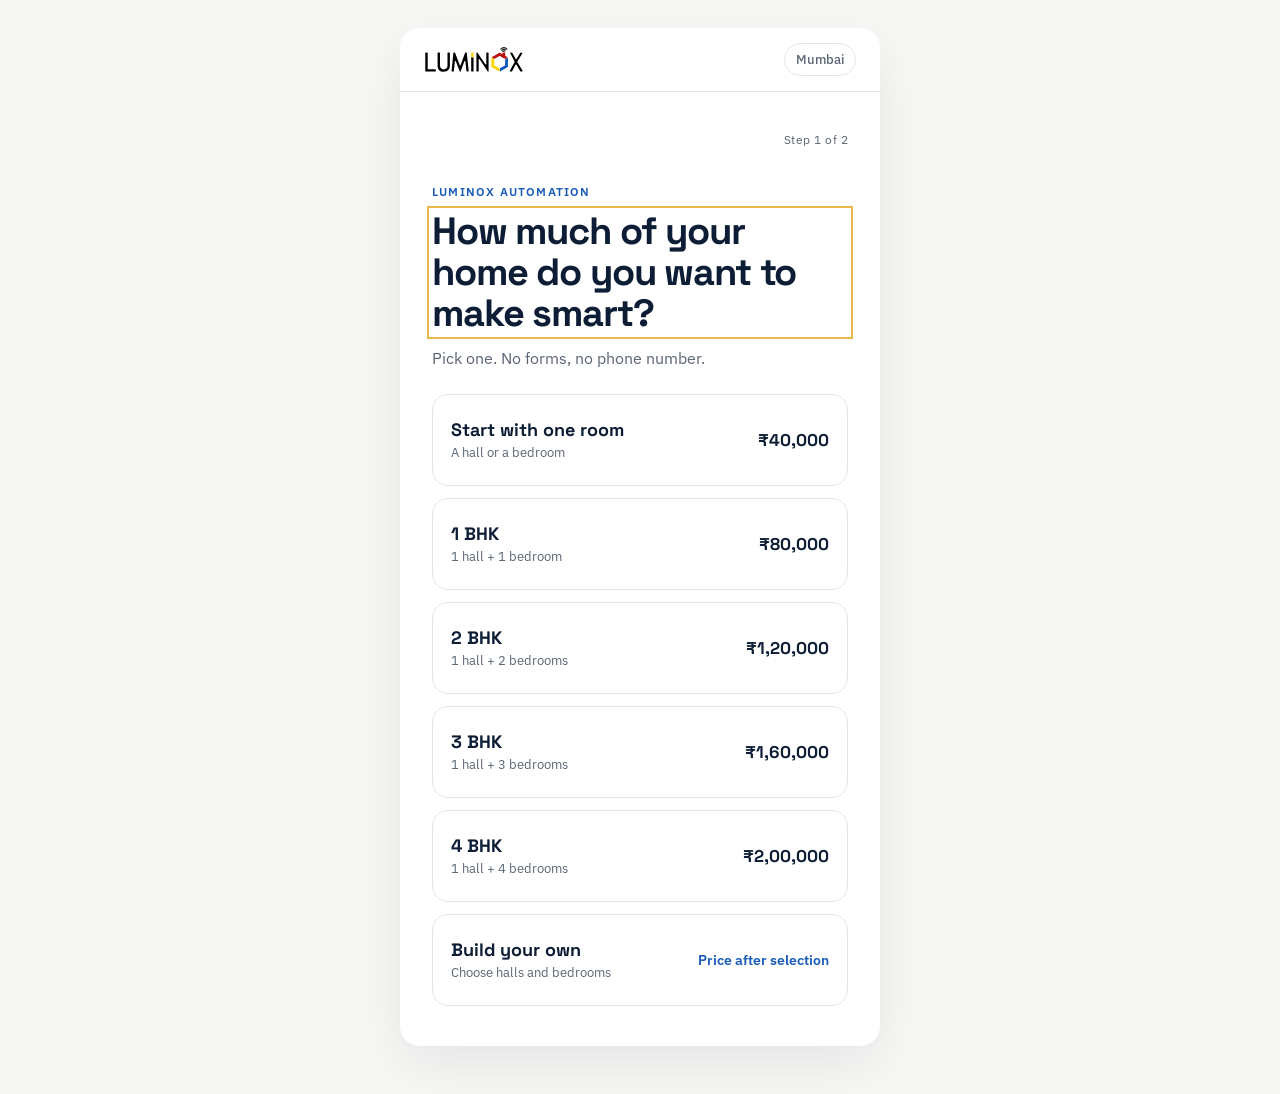
<file: price/index.html>
<!doctype html>
<html lang="en-IN">
<head>
<meta charset="utf-8">
<meta name="viewport" content="width=device-width, initial-scale=1, viewport-fit=cover">
<meta name="theme-color" content="#0D1D35">
<meta name="description" content="See your Luminox smart home price in seconds. ₹40,000 per room, installation and GST included. Mumbai and surrounding areas.">
<meta property="og:title" content="Smart Home Price Calculator | Luminox Automation">
<meta property="og:description" content="See your Luminox smart home price in seconds. ₹40,000 per room, installation and GST included. Mumbai and surrounding areas.">
<meta property="og:url" content="https://www.luminoxautomation.com/price/">
<title>Smart Home Price Calculator | Luminox Automation</title>
<link rel="icon" type="image/svg+xml" href="../assets/Luminox_Icon.svg">
<link rel="preconnect" href="https://fonts.googleapis.com">
<link rel="preconnect" href="https://fonts.gstatic.com" crossorigin>
<link href="https://fonts.googleapis.com/css2?family=Space+Grotesk:wght@500;700&family=IBM+Plex+Sans:wght@400;500;600&display=swap" rel="stylesheet">
<style>
:root{--navy:#0D1D35;--amber:#E8B84B;--blue:#1A5CB8;--bg:#F7F7F5;--card:#FFF;--muted:#5B6575;--line:#E3E5E8;--max:480px;--radius:16px}
*,*::before,*::after{box-sizing:border-box}
html{background:var(--bg);scroll-behavior:smooth}
body{margin:0;background:var(--bg);color:var(--navy);font-family:"IBM Plex Sans",system-ui,-apple-system,BlinkMacSystemFont,"Segoe UI",sans-serif;line-height:1.5;-webkit-font-smoothing:antialiased}
button,a{font:inherit;-webkit-tap-highlight-color:transparent}a{color:inherit;text-decoration:none}button{cursor:pointer}
:focus-visible{outline:2px solid var(--amber);outline-offset:3px}
.page{min-height:100vh;padding:0 16px 40px;display:flex;justify-content:center}
.app{width:100%;max-width:var(--max);min-height:100vh;background:var(--card);box-shadow:0 18px 50px rgba(13,29,53,.08)}
header{height:64px;padding:0 20px;display:flex;align-items:center;justify-content:space-between;border-bottom:1px solid var(--line);background:#fff}
.brand{height:32px;display:inline-flex;align-items:center}.brand img{height:28px;width:auto;display:block}
.fallback{font:700 20px/1 "Space Grotesk",system-ui,sans-serif;letter-spacing:-.03em;color:var(--navy)}
.pill{min-height:32px;padding:6px 11px;border:1px solid var(--line);border-radius:999px;background:#fff;color:var(--muted);font-size:13px;font-weight:500}
main{padding:24px 20px 32px}.screen{display:none}.screen.active{display:block;animation:in 150ms ease both}
@keyframes in{from{opacity:0;transform:translateY(7px)}to{opacity:1;transform:none}}
.top{min-height:32px;margin-bottom:22px;display:flex;align-items:center;justify-content:space-between}
.back{width:48px;height:48px;margin-left:-8px;border:0;border-radius:12px;background:transparent;color:var(--navy);display:inline-flex;align-items:center;justify-content:center}
.back:hover{background:var(--bg)}.back svg{width:22px;height:22px}.progress{margin-left:auto;color:var(--muted);font-size:12px;letter-spacing:.04em}
.eyebrow{display:inline-block;margin-bottom:10px;color:var(--blue);font-size:12px;font-weight:600;letter-spacing:.1em;text-transform:uppercase}
h1,h2{margin:0;color:var(--navy);font-family:"Space Grotesk",system-ui,sans-serif;font-weight:700;letter-spacing:-.03em}
h1{font-size:clamp(30px,7.5vw,38px);line-height:1.08}h2{font-size:18px;line-height:1.2}
.lede{margin:12px 0 24px;color:var(--muted);font-size:16px}
.presets{display:grid;gap:12px}
.preset{width:100%;min-height:92px;padding:18px;text-align:left;display:grid;grid-template-columns:minmax(0,1fr) auto;gap:10px 16px;align-items:center;border:1px solid var(--line);border-radius:var(--radius);background:#fff;color:var(--navy);transition:border-color 150ms,transform 150ms,box-shadow 150ms}
.preset:hover{border:2px solid var(--amber);padding:17px;transform:translateY(-1px);box-shadow:0 10px 24px rgba(13,29,53,.07)}
.preset-label{display:block;margin-bottom:3px;font:700 18px/1.2 "Space Grotesk",system-ui,sans-serif}
.preset-sub{display:block;color:var(--muted);font-size:13px;line-height:1.35}
.preset-price{font:700 17px/1.2 "Space Grotesk",system-ui,sans-serif;white-space:nowrap}.custom-price{color:var(--blue);font:600 14px/1.2 "IBM Plex Sans",system-ui,sans-serif}
.steppers{display:grid;gap:14px;margin-top:24px}.stepper{display:grid;grid-template-columns:minmax(0,1fr) auto;gap:16px;align-items:center;padding:16px 18px;border:1px solid var(--line);border-radius:var(--radius)}
.stepper-title{font:700 18px/1.2 "Space Grotesk",system-ui,sans-serif}.stepper-hint{margin-top:2px;color:var(--muted);font-size:12px}
.controls{display:grid;grid-template-columns:48px 48px 48px;align-items:center;gap:4px}.stepper-btn{width:48px;height:48px;border:1px solid var(--line);border-radius:12px;background:#fff;color:var(--navy);font-size:26px;line-height:1;padding:0}
.stepper-btn:hover:not(:disabled){border-color:var(--amber)}.stepper-btn:disabled{opacity:.38;background:var(--bg)}.count{min-width:48px;text-align:center;font:700 20px/1 "Space Grotesk",system-ui,sans-serif}
.preview{margin-top:20px;padding-top:18px;border-top:1px solid var(--line)}.preview-label{color:var(--muted);font-size:13px}
.preview-value{display:block;min-height:44px;font:700 32px/1.1 "Space Grotesk",system-ui,sans-serif;font-variant-numeric:tabular-nums}.helper{margin:12px 0 0;color:var(--muted);font-size:12px}
.button{min-height:52px;border-radius:12px;padding:13px 18px;display:inline-flex;align-items:center;justify-content:center;font-weight:600;transition:background 150ms,border-color 150ms,transform 150ms}
.primary{width:100%;border:1px solid var(--navy);background:var(--navy);color:#fff}.primary:hover{background:#172B4B;transform:translateY(-1px)}
.secondary{border:1px solid var(--line);background:#fff;color:var(--navy)}.secondary:hover{border-color:var(--blue)}.custom-submit{width:100%;margin-top:22px}
.price-block{padding:4px 0 22px}.price{display:block;min-width:10ch;min-height:66px;font:700 clamp(52px,15vw,68px)/1 "Space Grotesk",system-ui,sans-serif;letter-spacing:-.045em;font-variant-numeric:tabular-nums}
.price-note{margin:10px 0 0;color:var(--muted);font-size:14px}.breakdown{margin:18px 0 28px;padding:16px 0;border-top:1px solid var(--line);border-bottom:1px solid var(--line);font-size:14px}
.included{margin:0 0 26px;padding:0;list-style:none;display:grid;gap:10px}.included li{display:grid;grid-template-columns:20px minmax(0,1fr);gap:10px;align-items:start;font-size:14px}.check{width:18px;height:18px;margin-top:1px;color:var(--blue)}
.coming-row{display:flex;flex-wrap:wrap;gap:8px;margin:12px 0 24px}.chip{min-height:32px;padding:6px 9px;display:inline-flex;align-items:center;gap:7px;border:1px solid var(--line);border-radius:999px;background:var(--bg);color:var(--muted);font-size:12px}
.tag{padding:2px 6px;border-radius:5px;background:var(--amber);color:var(--navy);font-size:10px;font-weight:600;white-space:nowrap}
.fine{margin:0 0 20px;color:var(--muted);font-size:12px;line-height:1.6}.actions{display:grid;gap:10px}.subactions{display:grid;grid-template-columns:1fr 1fr;gap:10px}
.change{min-height:44px;border:0;background:transparent;color:var(--blue);text-decoration:underline;text-underline-offset:3px;font-size:13px;font-weight:600}
@media(min-width:700px){.page{padding:28px 20px 48px}.app{min-height:calc(100vh - 76px);border-radius:20px;overflow:clip}header{padding:0 24px}main{padding:32px 32px 40px}}
@media(max-width:699px){[data-screen="3"] .actions{position:sticky;bottom:0;margin-left:-20px;margin-right:-20px;padding:12px 20px calc(12px + env(safe-area-inset-bottom));background:rgba(255,255,255,.97);border-top:1px solid var(--line);z-index:5}}
@media(max-width:360px){header{padding:0 16px}main{padding-left:16px;padding-right:16px}.preset{padding-left:15px;padding-right:15px}.stepper{padding-left:14px;padding-right:14px}.controls{grid-template-columns:44px 44px 44px}.stepper-btn{width:44px}.count{min-width:44px}}
@media(prefers-reduced-motion:reduce){html{scroll-behavior:auto}*,*::before,*::after{animation:none!important;transition:none!important}}
</style>
</head>
<body>
<div class="page"><div class="app">
<header>
<a class="brand" href="./" aria-label="Luminox Automation price calculator">
<img src="../assets/Luminox_Logo.svg" alt="Luminox Automation"><span class="fallback" hidden aria-hidden="true">LUMINOX</span>
</a>
<span class="pill" data-copy="mumbai"></span>
</header>
<main>
<section class="screen active" data-screen="1" aria-labelledby="choose-heading">
<div class="top"><span class="progress" data-copy="progressChoose"></span></div>
<span class="eyebrow" data-copy="chooseEyebrow"></span>
<h1 id="choose-heading" tabindex="-1" data-copy="chooseTitle"></h1>
<p class="lede" data-copy="chooseSub"></p>
<div class="presets" data-presets></div>
</section>

<section class="screen" data-screen="2" aria-labelledby="custom-heading" aria-hidden="true">
<div class="top"><button class="back" type="button" data-back><svg viewBox="0 0 24 24" fill="none" stroke="currentColor" stroke-width="2" aria-hidden="true"><path d="M15 18l-6-6 6-6"></path></svg></button><span class="progress" data-copy="progressCustom"></span></div>
<span class="eyebrow" data-copy="customEyebrow"></span>
<h1 id="custom-heading" tabindex="-1" data-copy="customTitle"></h1>
<div class="steppers">
<div class="stepper"><div><div class="stepper-title" data-copy="hallsLabel"></div><div class="stepper-hint" data-copy="hallsHint"></div></div><div class="controls">
<button class="stepper-btn" type="button" data-minus="halls"></button><span class="count" data-count="halls" aria-live="polite">1</span><button class="stepper-btn" type="button" data-plus="halls"></button>
</div></div>
<div class="stepper"><div><div class="stepper-title" data-copy="bedroomsLabel"></div><div class="stepper-hint" data-copy="bedroomsHint"></div></div><div class="controls">
<button class="stepper-btn" type="button" data-minus="bedrooms"></button><span class="count" data-count="bedrooms" aria-live="polite">1</span><button class="stepper-btn" type="button" data-plus="bedrooms"></button>
</div></div>
</div>
<div class="preview" aria-live="polite"><div class="preview-label" data-copy="customPriceLabel"></div><span class="preview-value" data-custom-price>₹80,000</span></div>
<p class="helper" data-copy="customHelper"></p>
<button class="button primary custom-submit" type="button" data-see-price data-copy="seePrice"></button>
</section>

<section class="screen" data-screen="3" aria-labelledby="price-heading" aria-hidden="true">
<div class="top"><button class="back" type="button" data-back><svg viewBox="0 0 24 24" fill="none" stroke="currentColor" stroke-width="2" aria-hidden="true"><path d="M15 18l-6-6 6-6"></path></svg></button><span class="progress" data-copy="progressPrice"></span></div>
<div class="price-block"><span class="eyebrow" data-copy="priceEyebrow"></span><h1 id="price-heading" tabindex="-1"><span class="price" data-final-price>₹80,000</span></h1><p class="price-note" data-copy="includes"></p></div>
<div class="breakdown" data-breakdown></div>
<section aria-labelledby="included-heading"><h2 id="included-heading" data-copy="includedHeading"></h2><ul class="included" data-included></ul></section>
<section aria-labelledby="coming-heading"><h2 id="coming-heading" data-copy="comingHeading"></h2><div class="coming-row" data-coming></div></section>
<p class="fine" data-copy="finePrint"></p>
<div class="actions">
<a class="button primary" data-whatsapp target="_blank" rel="noopener" data-copy="whatsappButton"></a>
<div class="subactions"><a class="button secondary" data-call data-copy="callButton"></a><button class="change" type="button" data-change data-copy="changeSelection"></button></div>
</div>
</section>
</main>
</div></div>

<script>
(() => {
'use strict';
const CONFIG={pricePerRoom:40000,currency:"₹",whatsappNumber:"919619310901",phone:"+919619310901",maxHalls:3,maxBedrooms:6,presets:[
{id:"one",label:"Start with one room",sub:"A hall or a bedroom",rooms:1},
{id:"1bhk",label:"1 BHK",sub:"1 hall + 1 bedroom",rooms:2},
{id:"2bhk",label:"2 BHK",sub:"1 hall + 2 bedrooms",rooms:3},
{id:"3bhk",label:"3 BHK",sub:"1 hall + 3 bedrooms",rooms:4},
{id:"4bhk",label:"4 BHK",sub:"1 hall + 4 bedrooms",rooms:5},
{id:"custom",label:"Build your own",sub:"Choose halls and bedrooms",rooms:null}],comingSoon:["Curtains","AC control","Smart socket","Keychain Remote","Climate sensor"]};
const COPY={mumbai:"Mumbai",chooseEyebrow:"Luminox Automation",chooseTitle:"How much of your home do you want to make smart?",chooseSub:"Pick one. No forms, no phone number.",customEyebrow:"Luminox Automation",customTitle:"Build your own",hallsLabel:"Halls",hallsHint:"Up to 3",bedroomsLabel:"Bedrooms",bedroomsHint:"Up to 6",customPriceLabel:"Live price",customPrice:"Price after selection",customHelper:"Kitchen, bathrooms and balcony are not counted.",seePrice:"See my price",priceEyebrow:"Your Luminox price",includes:"Includes installation and GST",includedHeading:"What's included",included:["Smart control of lights, fans and LEDs in every selected room","Control by app and voice","Installed in one visit, no rewiring","Installation and GST included","2-year warranty","Add more rooms any time at ₹40,000 per room"],comingHeading:"Coming soon",comingSoonTag:"Coming soon",finePrint:"One Luminox module per room, fitted to the room's master switchboard. Kitchen, bathrooms and balcony are not included. Available in Mumbai and surrounding areas.",whatsappButton:"Chat on WhatsApp",callButton:"Call us",changeSelection:"Change my selection",progressChoose:"Step 1 of 2",progressCustom:"Step 2 of 2",progressPrice:"Your price",backLabel:"Go back",addHall:"Add a hall",removeHall:"Remove a hall",addBedroom:"Add a bedroom",removeBedroom:"Remove a bedroom",hallSingular:"hall",hallPlural:"halls",bedroomSingular:"bedroom",bedroomPlural:"bedrooms",roomSingular:"room",roomPlural:"rooms",customSelection:"Build your own",roomsSelection:"rooms",whatsappStart:"Hi Luminox, I used your price calculator. I'm interested in ",whatsappMiddle:" (",whatsappRooms:" rooms), priced at ",whatsappEnd:". Please help me book an installation."};
const state={screen:1,presetId:null,halls:1,bedrooms:1};
const screens=[...document.querySelectorAll(".screen")],headings={1:document.getElementById("choose-heading"),2:document.getElementById("custom-heading"),3:document.getElementById("price-heading")},presetsEl=document.querySelector("[data-presets]"),customPriceEl=document.querySelector("[data-custom-price]"),finalPriceEl=document.querySelector("[data-final-price]"),breakdownEl=document.querySelector("[data-breakdown]"),comingEl=document.querySelector("[data-coming]"),includedEl=document.querySelector("[data-included]"),whatsappEl=document.querySelector("[data-whatsapp]"),callEl=document.querySelector("[data-call]");
function formatINR(n){return CONFIG.currency+Number(n).toLocaleString("en-IN")}
function priceFor(rooms){return CONFIG.pricePerRoom*rooms}
function roomsFor(current){if(current.presetId==="custom"||current.presetId==="rooms")return current.halls+current.bedrooms;const preset=CONFIG.presets.find(item=>item.id===current.presetId);return preset?preset.rooms:0}
function plural(n,one,many){return n===1?one:many}
function countsForPreset(id){if(id==="one")return{halls:1,bedrooms:0};if(id==="1bhk")return{halls:1,bedrooms:1};if(id==="2bhk")return{halls:1,bedrooms:2};if(id==="3bhk")return{halls:1,bedrooms:3};if(id==="4bhk")return{halls:1,bedrooms:4};return{halls:1,bedrooms:1}}
function selectionLabel(current){if(current.presetId==="rooms")return COPY.customSelection;if(current.presetId==="custom")return COPY.customSelection;const preset=CONFIG.presets.find(item=>item.id===current.presetId);return preset?preset.label:COPY.customSelection}
function breakdownText(current){const rooms=roomsFor(current);if(current.presetId==="one"||current.presetId==="rooms")return rooms+" "+plural(rooms,COPY.roomSingular,COPY.roomPlural)+" × "+formatINR(CONFIG.pricePerRoom);const halls=current.halls,bedrooms=current.bedrooms;if(!halls)return bedrooms+" "+plural(bedrooms,COPY.bedroomSingular,COPY.bedroomPlural)+" = "+rooms+" "+plural(rooms,COPY.roomSingular,COPY.roomPlural)+" × "+formatINR(CONFIG.pricePerRoom);if(!bedrooms)return halls+" "+plural(halls,COPY.hallSingular,COPY.hallPlural)+" = "+rooms+" "+plural(rooms,COPY.roomSingular,COPY.roomPlural)+" × "+formatINR(CONFIG.pricePerRoom);return halls+" "+plural(halls,COPY.hallSingular,COPY.hallPlural)+" + "+bedrooms+" "+plural(bedrooms,COPY.bedroomSingular,COPY.bedroomPlural)+" = "+rooms+" "+plural(rooms,COPY.roomSingular,COPY.roomPlural)+" × "+formatINR(CONFIG.pricePerRoom)}
function buildWhatsAppUrl(current){const rooms=roomsFor(current),message=COPY.whatsappStart+selectionLabel(current)+COPY.whatsappMiddle+rooms+COPY.whatsappRooms+formatINR(priceFor(rooms))+COPY.whatsappEnd;return"https://wa.me/"+CONFIG.whatsappNumber+"?text="+encodeURIComponent(message)}
function applyCopy(){document.querySelectorAll("[data-copy]").forEach(el=>{const value=COPY[el.dataset.copy];if(typeof value==="string")el.textContent=value});document.querySelector('[data-minus="halls"]').setAttribute("aria-label",COPY.removeHall);document.querySelector('[data-plus="halls"]').setAttribute("aria-label",COPY.addHall);document.querySelector('[data-minus="bedrooms"]').setAttribute("aria-label",COPY.removeBedroom);document.querySelector('[data-plus="bedrooms"]').setAttribute("aria-label",COPY.addBedroom);document.querySelectorAll("[data-back]").forEach(el=>el.setAttribute("aria-label",COPY.backLabel))}
function renderPresets(){presetsEl.innerHTML=CONFIG.presets.map(preset=>{const price=preset.rooms===null?'<span class="preset-price custom-price">'+COPY.customPrice+'</span>':'<span class="preset-price">'+formatINR(priceFor(preset.rooms))+'</span>';return'<button class="preset" type="button" data-preset="'+preset.id+'"><span><span class="preset-label">'+preset.label+'</span><span class="preset-sub">'+preset.sub+'</span></span>'+price+'</button>'}).join("")}
function renderIncluded(){includedEl.innerHTML=COPY.included.map(item=>'<li><svg class="check" viewBox="0 0 24 24" fill="none" stroke="currentColor" stroke-width="2" aria-hidden="true"><path d="M5 12.5l4 4L19 7"></path></svg><span>'+item+'</span></li>').join("")}
function renderComingSoon(){comingEl.innerHTML=CONFIG.comingSoon.map(item=>'<span class="chip"><span>'+item+'</span><span class="tag">'+COPY.comingSoonTag+'</span></span>').join("")}
function renderSteppers(){const rooms=state.halls+state.bedrooms;document.querySelector('[data-count="halls"]').textContent=state.halls;document.querySelector('[data-count="bedrooms"]').textContent=state.bedrooms;document.querySelector('[data-minus="halls"]').disabled=state.halls<=0||rooms<=1;document.querySelector('[data-minus="bedrooms"]').disabled=state.bedrooms<=0||rooms<=1;document.querySelector('[data-plus="halls"]').disabled=state.halls>=CONFIG.maxHalls;document.querySelector('[data-plus="bedrooms"]').disabled=state.bedrooms>=CONFIG.maxBedrooms;customPriceEl.textContent=formatINR(priceFor(rooms))}
function renderPrice(){const rooms=roomsFor(state);finalPriceEl.textContent=formatINR(priceFor(rooms));breakdownEl.textContent=breakdownText(state);whatsappEl.href=buildWhatsAppUrl(state);callEl.href="tel:"+CONFIG.phone}
function render(focus=true){renderSteppers();renderPrice();screens.forEach(screen=>{const active=Number(screen.dataset.screen)===state.screen;screen.classList.toggle("active",active);screen.setAttribute("aria-hidden",String(!active))});if(focus)requestAnimationFrame(()=>headings[state.screen].focus())}
function snapshot(){return{screen:state.screen,presetId:state.presetId,halls:state.halls,bedrooms:state.bedrooms}}
function writeHistory(mode){const data=snapshot();if(mode==="push")history.pushState(data,"",location.href);else history.replaceState(data,"",location.href.split("#")[0])}
function showStart(){state.screen=1;state.presetId=null;state.halls=1;state.bedrooms=1;history.replaceState(snapshot(),"",location.pathname);render()}
function backOne(){history.state&&history.state.screen?history.back():showStart()}
function choosePreset(id){state.presetId=id;if(id==="custom"){state.screen=2;state.halls=1;state.bedrooms=1}else{const c=countsForPreset(id);state.screen=3;state.halls=c.halls;state.bedrooms=c.bedrooms}writeHistory("push");render()}
function showCustomPrice(){if(state.halls+state.bedrooms<1)return;state.screen=3;state.presetId="custom";writeHistory("push");render()}
function updateStepper(kind,delta){const max=kind==="halls"?CONFIG.maxHalls:CONFIG.maxBedrooms,next=state[kind]+delta;if(next<0||next>max)return;if(state.halls+state.bedrooms+delta<1)return;state[kind]=next;render(false)}
function parseDeepLink(){const p=new URLSearchParams(location.search),bhk=Number(p.get("bhk"));if(Number.isInteger(bhk)&&bhk>=1&&bhk<=4){const id=bhk+"bhk",c=countsForPreset(id);return{screen:3,presetId:id,halls:c.halls,bedrooms:c.bedrooms}}const roomsParam=p.get("rooms");if(roomsParam!==null&&/^\d+$/.test(roomsParam)){const rooms=Number(roomsParam);if(Number.isInteger(rooms)&&rooms>=1&&rooms<=10)return{screen:3,presetId:"rooms",halls:0,bedrooms:rooms}}return null}
document.addEventListener("click",event=>{const preset=event.target.closest("[data-preset]");if(preset)return choosePreset(preset.dataset.preset);const minus=event.target.closest("[data-minus]");if(minus)return updateStepper(minus.dataset.minus,-1);const plus=event.target.closest("[data-plus]");if(plus)return updateStepper(plus.dataset.plus,1);if(event.target.closest("[data-see-price]"))return showCustomPrice();if(event.target.closest("[data-back]"))return backOne();if(event.target.closest("[data-change]"))return showStart()});
window.addEventListener("popstate",event=>{const next=event.state;if(!next||!next.screen)return showStart();Object.assign(state,{screen:next.screen,presetId:next.presetId||null,halls:Number.isFinite(next.halls)?next.halls:1,bedrooms:Number.isFinite(next.bedrooms)?next.bedrooms:1});render()});
const logo=document.querySelector(".brand img"),fallback=document.querySelector(".fallback");logo.addEventListener("error",()=>{logo.hidden=true;fallback.hidden=false;fallback.setAttribute("aria-hidden","false")});
applyCopy();renderPresets();renderIncluded();renderComingSoon();
const deep=parseDeepLink();if(deep){history.replaceState({screen:1,presetId:null,halls:1,bedrooms:1},"",location.href);Object.assign(state,deep);history.pushState(snapshot(),"",location.href)}else history.replaceState(snapshot(),"",location.href.split("#")[0]);render();
})();
</script>
</body>
</html>
</file>
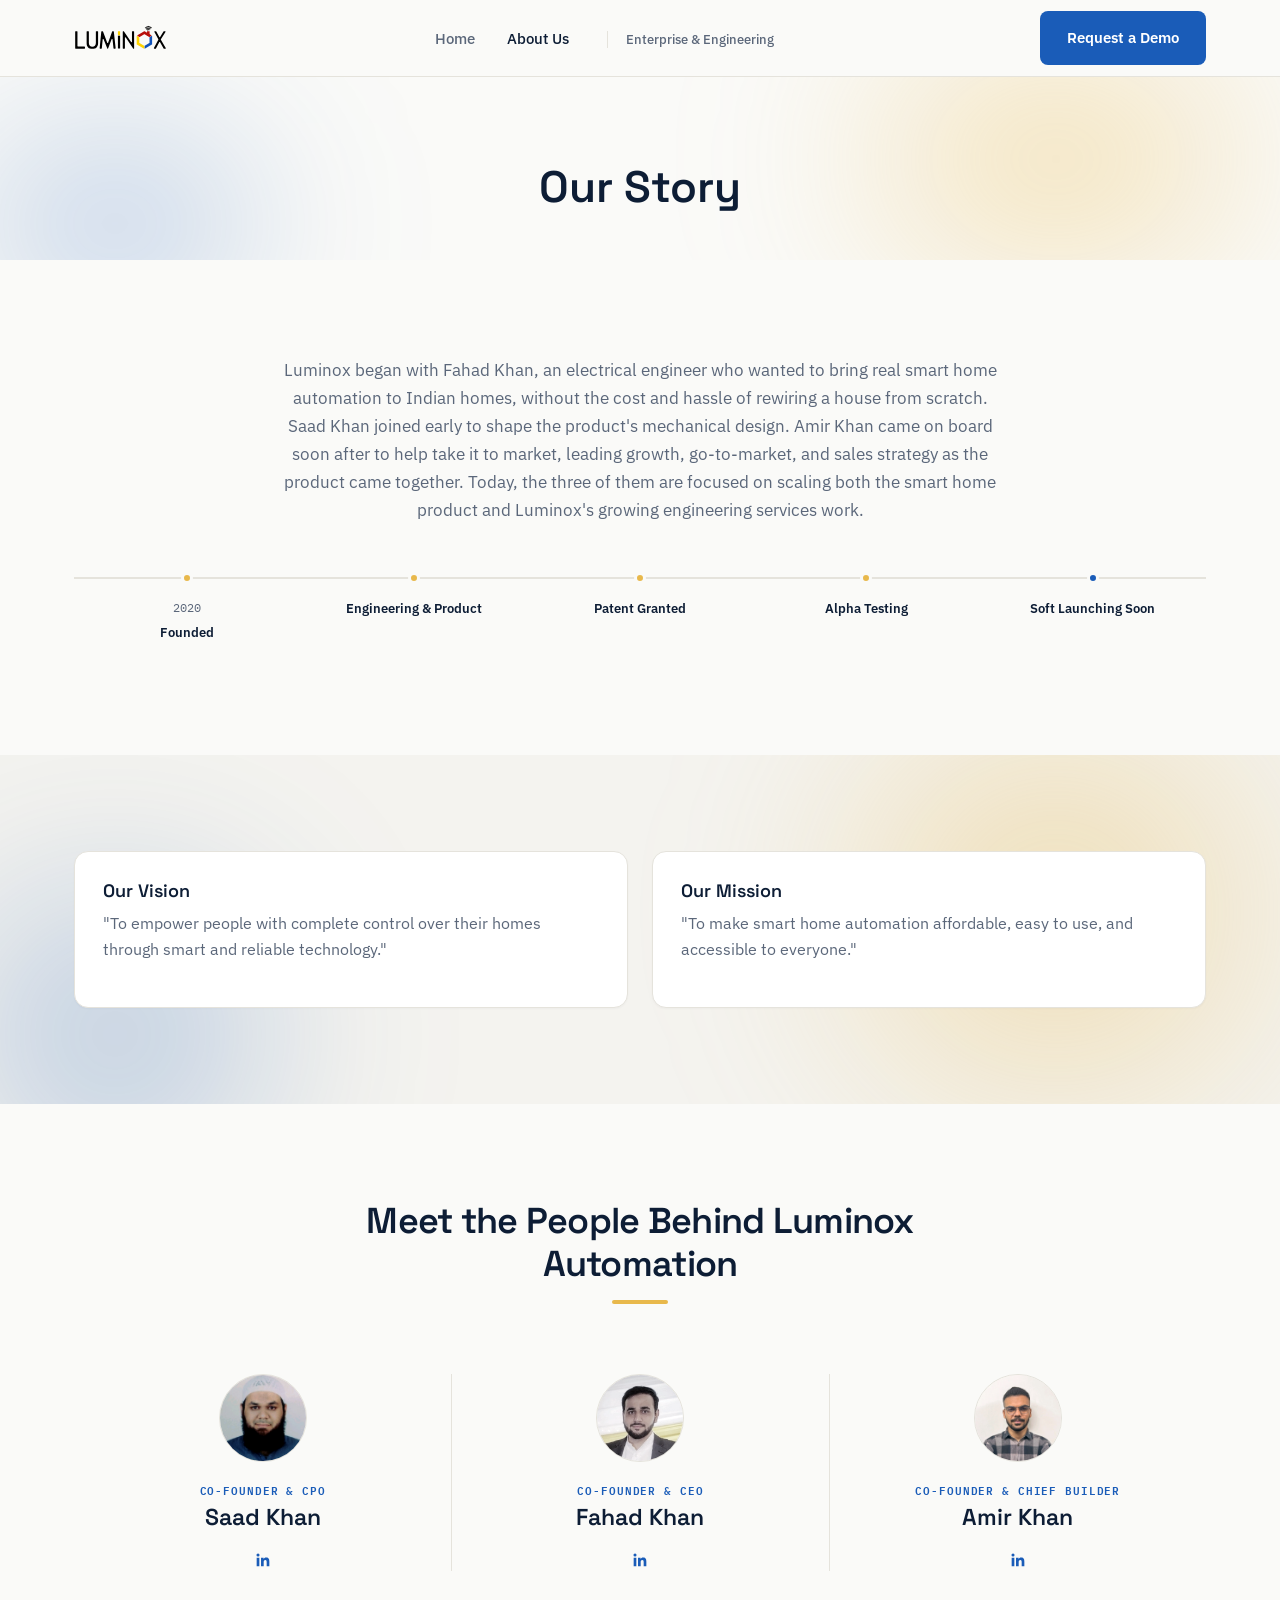
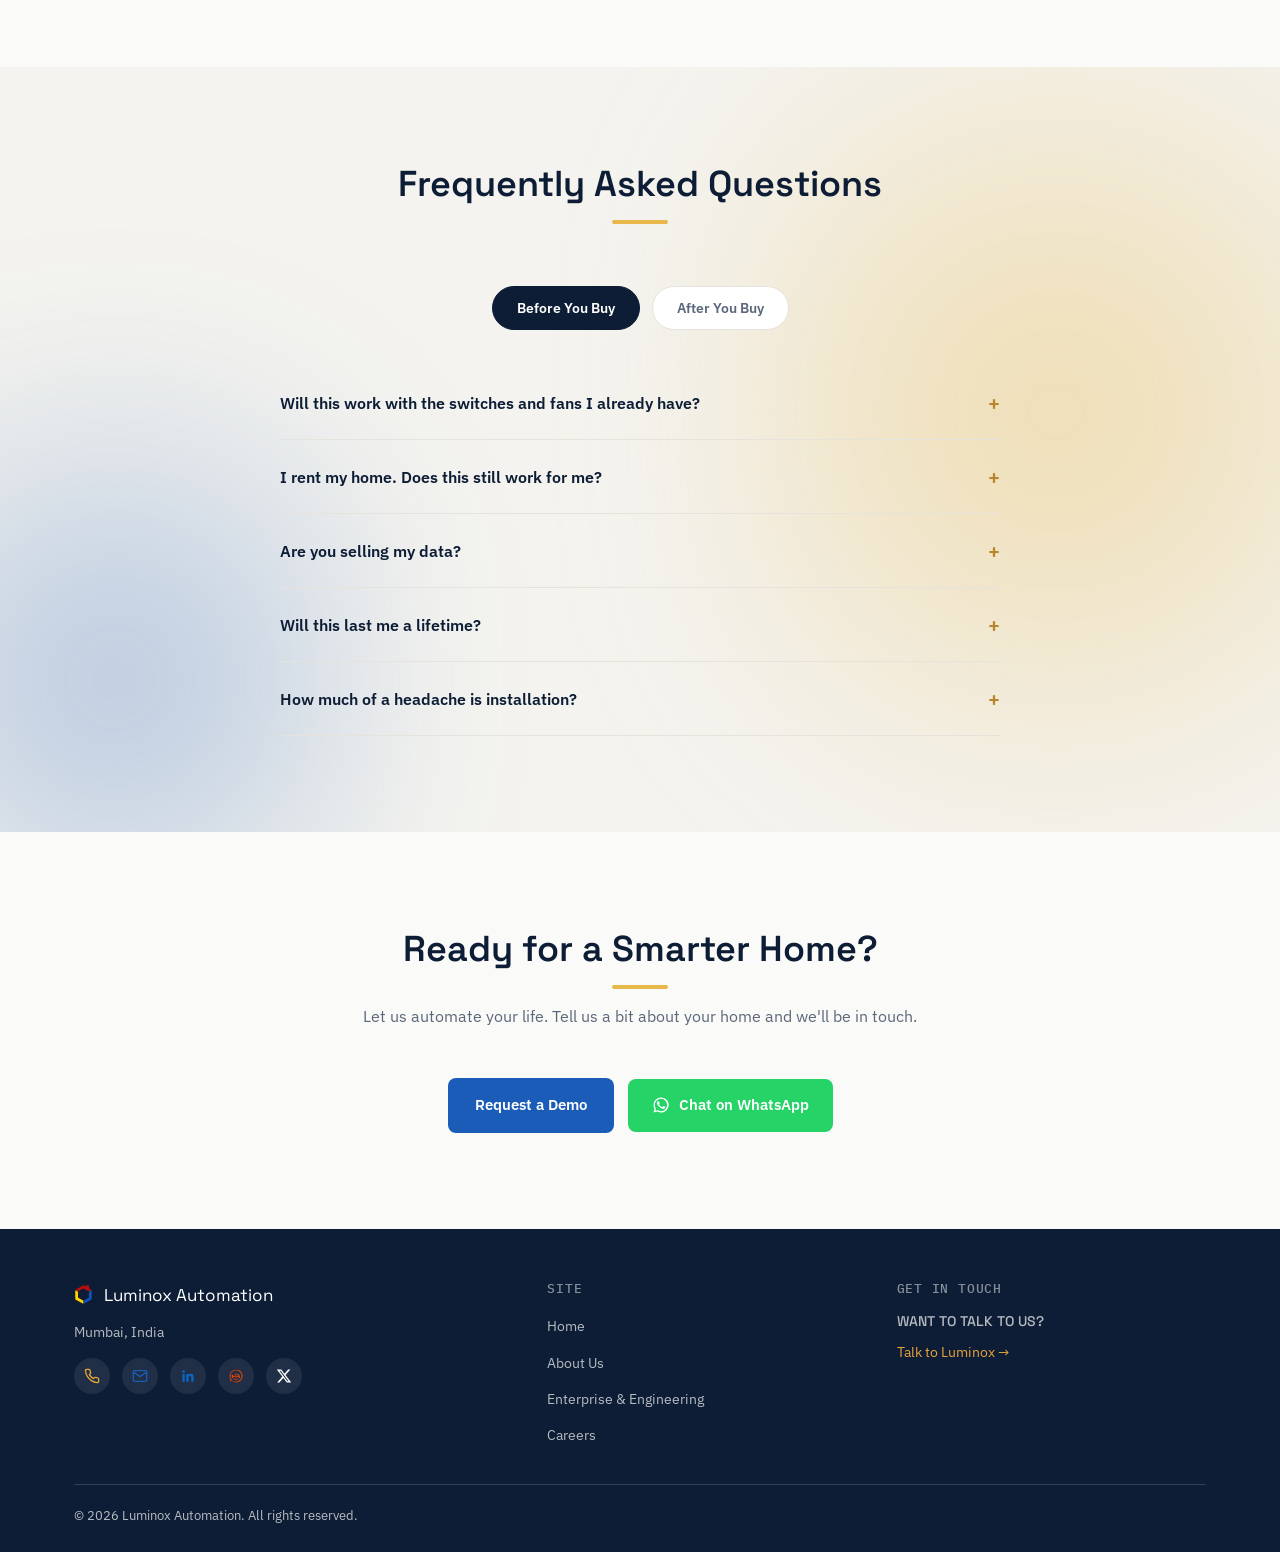
<file: about.html>
<!DOCTYPE html>
<html lang="en">
<head>
  <meta charset="UTF-8">
  <meta name="viewport" content="width=device-width, initial-scale=1.0">
  <title>Our Story | Luminox Automation</title>
  <meta name="description" content="Three engineers who got tired of the old way. Meet the people behind Luminox Automation.">
  <link rel="icon" type="image/svg+xml" href="logo-icon.svg">
  <link rel="preconnect" href="https://fonts.googleapis.com">
  <link rel="preconnect" href="https://fonts.gstatic.com" crossorigin>
  <link href="https://fonts.googleapis.com/css2?family=Space+Grotesk:wght@500;600;700&family=IBM+Plex+Sans:wght@400;500;600;700&family=IBM+Plex+Mono:wght@400;500&display=swap" rel="stylesheet">
  <link rel="stylesheet" href="styles.css">
</head>
<body>

  <header class="site-header">
    <div class="container">
      <a href="index.html" class="logo">
        <img src="logo-wordmark.svg" alt="Luminox Automation">
      </a>
      <nav class="nav" id="siteNav">
        <ul class="nav__links">
          <li><a href="index.html" class="nav__link">Home</a></li>
          <li><a href="about.html" class="nav__link nav__link--active">About Us</a></li>
          <li><a href="services.html" class="nav__link nav__link--secondary">Enterprise &amp; Engineering</a></li>
        </ul>
      </nav>
      <div class="nav__actions">
        <a href="https://form.typeform.com/to/ywDES3IY" class="btn btn--blue" target="_blank" rel="noopener">Request a Demo</a>
        <button class="nav__toggle" id="navToggle" aria-label="Toggle menu" aria-expanded="false" aria-controls="siteNav">☰</button>
      </div>
    </div>
  </header>

  <section class="hero hero--center glow-accent" style="padding-bottom:24px;">
    <div class="container">
      <h1 class="hero__title" style="font-size:clamp(30px,4.5vw,44px);">Our Story</h1>
    </div>
  </section>

  <section class="section">
    <div class="container">
      <p class="founding-story">Luminox began with Fahad Khan, an electrical engineer who wanted to bring real smart home automation to Indian homes, without the cost and hassle of rewiring a house from scratch. Saad Khan joined early to shape the product's mechanical design. Amir Khan came on board soon after to help take it to market, leading growth, go-to-market, and sales strategy as the product came together. Today, the three of them are focused on scaling both the smart home product and Luminox's growing engineering services work.</p>

      <div class="timeline">
        <div class="timeline__step">
          <div class="timeline__dot"></div>
          <div class="timeline__year">2020</div>
          <div class="timeline__label">Founded</div>
        </div>
        <div class="timeline__step">
          <div class="timeline__dot"></div>
          <div class="timeline__label">Engineering &amp; Product</div>
        </div>
        <div class="timeline__step">
          <div class="timeline__dot"></div>
          <div class="timeline__label">Patent Granted</div>
        </div>
        <div class="timeline__step">
          <div class="timeline__dot"></div>
          <div class="timeline__label">Alpha Testing</div>
        </div>
        <div class="timeline__step timeline__step--current">
          <div class="timeline__dot"></div>
          <div class="timeline__label">Soft Launching Soon</div>
        </div>
      </div>
    </div>
  </section>

  <section class="section section--alt glow-accent">
    <div class="container">
      <div class="grid-2">
        <div class="card">
          <h3 class="card__title">Our Vision</h3>
          <p>"To empower people with complete control over their homes through smart and reliable technology."</p>
        </div>
        <div class="card">
          <h3 class="card__title">Our Mission</h3>
          <p>"To make smart home automation affordable, easy to use, and accessible to everyone."</p>
        </div>
      </div>
    </div>
  </section>

  <section class="section team-section">
    <div class="container">
      <div class="section__header section__header--center team-section__header">
        <h2 class="section__title team-section__title">Meet the People Behind Luminox Automation</h2>
      </div>

      <div class="team-editorial">
        <article class="team-editorial__person">
          <div class="team-editorial__avatar">
            <img src="saad.png" alt="Saad Khan">
          </div>
          <div class="team-editorial__designation">Co-founder &amp; CPO</div>
          <h3 class="team-editorial__name">Saad Khan</h3>
          <a href="https://www.linkedin.com/in/saad-khan-604374b7/" class="team-editorial__linkedin" target="_blank" rel="noopener" aria-label="Saad Khan on LinkedIn">
            <svg viewBox="0 0 24 24" fill="currentColor" aria-hidden="true"><path d="M20.45 20.45h-3.55v-5.57c0-1.33-.02-3.04-1.85-3.04-1.85 0-2.14 1.45-2.14 2.94v5.67H9.36V9h3.41v1.56h.05c.48-.9 1.64-1.85 3.37-1.85 3.6 0 4.27 2.37 4.27 5.46v6.28zM5.34 7.43a2.06 2.06 0 1 1 0-4.12 2.06 2.06 0 0 1 0 4.12zM7.12 20.45H3.56V9h3.56v11.45z"/></svg>
          </a>
        </article>

        <article class="team-editorial__person">
          <div class="team-editorial__avatar">
            <img src="fahad.png" alt="Fahad Khan">
          </div>
          <div class="team-editorial__designation">Co-founder &amp; CEO</div>
          <h3 class="team-editorial__name">Fahad Khan</h3>
          <a href="https://www.linkedin.com/in/fahadkhan6432/" class="team-editorial__linkedin" target="_blank" rel="noopener" aria-label="Fahad Khan on LinkedIn">
            <svg viewBox="0 0 24 24" fill="currentColor" aria-hidden="true"><path d="M20.45 20.45h-3.55v-5.57c0-1.33-.02-3.04-1.85-3.04-1.85 0-2.14 1.45-2.14 2.94v5.67H9.36V9h3.41v1.56h.05c.48-.9 1.64-1.85 3.37-1.85 3.6 0 4.27 2.37 4.27 5.46v6.28zM5.34 7.43a2.06 2.06 0 1 1 0-4.12 2.06 2.06 0 0 1 0 4.12zM7.12 20.45H3.56V9h3.56v11.45z"/></svg>
          </a>
        </article>

        <article class="team-editorial__person">
          <div class="team-editorial__avatar">
            <img src="amir.png" alt="Amir Khan">
          </div>
          <div class="team-editorial__designation">Co-founder &amp; Chief Builder</div>
          <h3 class="team-editorial__name">Amir Khan</h3>
          <a href="https://www.linkedin.com/in/amirkhanworks/" class="team-editorial__linkedin" target="_blank" rel="noopener" aria-label="Amir Khan on LinkedIn">
            <svg viewBox="0 0 24 24" fill="currentColor" aria-hidden="true"><path d="M20.45 20.45h-3.55v-5.57c0-1.33-.02-3.04-1.85-3.04-1.85 0-2.14 1.45-2.14 2.94v5.67H9.36V9h3.41v1.56h.05c.48-.9 1.64-1.85 3.37-1.85 3.6 0 4.27 2.37 4.27 5.46v6.28zM5.34 7.43a2.06 2.06 0 1 1 0-4.12 2.06 2.06 0 0 1 0 4.12zM7.12 20.45H3.56V9h3.56v11.45z"/></svg>
          </a>
        </article>
      </div>
    </div>
  </section>

  <section class="section section--alt glow-accent">
    <div class="container">
      <div class="section__header section__header--center">
        <h2 class="section__title">Frequently Asked Questions</h2>
      </div>
      <div class="faq-tabs">
        <button type="button" class="faq-tab is-active" data-faq-tab="before">Before You Buy</button>
        <button type="button" class="faq-tab" data-faq-tab="after">After You Buy</button>
      </div>

      <div class="faq-list faq-panel" data-faq-panel="before">
        <details class="faq-item">
          <summary>Will this work with the switches and fans I already have?</summary>
          <p>Yes. Luminox is a retrofit system, built to work behind the switches, fans, and appliances you already have. Nothing needs to be replaced.</p>
        </details>
        <details class="faq-item">
          <summary>I rent my home. Does this still work for me?</summary>
          <p>Yes, Luminox is rental-friendly. If you move, we'll relocate your system to your new home once a year at no extra cost.</p>
        </details>
        <details class="faq-item">
          <summary>Are you selling my data?</summary>
          <p>No. All data is fully encrypted and hosted securely on the cloud, and it stays that way.</p>
        </details>
        <details class="faq-item">
          <summary>Will this last me a lifetime?</summary>
          <p>Every installation comes with a 2-year warranty, and our team's just a message away for anything after that.</p>
        </details>
        <details class="faq-item">
          <summary>How much of a headache is installation?</summary>
          <p>Not much of one. It's free, involves no changes to your existing circuits or wiring, and doesn't depend on coordinating with an electrician or anyone else. Our own team handles the whole visit, most homes in under an hour.</p>
        </details>
      </div>

      <div class="faq-list faq-panel" data-faq-panel="after" hidden>
        <details class="faq-item">
          <summary>What happens when the power goes out?</summary>
          <p>Like any electrical device, Luminox needs power to run. Automation pauses along with the rest of your home's electronics during a cut, and picks back up automatically the moment power returns.</p>
        </details>
        <details class="faq-item">
          <summary>Can I add more rooms or features later?</summary>
          <p>Yes. Start with one room, and add more whenever you're ready: a curtain motor, another switch, another room. You're never locked into what you bought on day one.</p>
        </details>
        <details class="faq-item">
          <summary>Can I add accessories like the keychain remote or sensors later?</summary>
          <p>Yes. Temperature and humidity sensors, the IR blaster, and the keychain remote can all be added to your existing system whenever you're ready.</p>
        </details>
        <details class="faq-item">
          <summary>What if I move homes?</summary>
          <p>We'll help relocate your system. Renters get this once a year at no extra cost; for other moves, just get in touch and we'll work it out.</p>
        </details>
        <details class="faq-item">
          <summary>How do I get help if something's not working?</summary>
          <p>Message us on WhatsApp or reach out through the contact details in the footer, and our team will help sort it out.</p>
        </details>
      </div>
    </div>
  </section>

  <section class="section" id="contact">
    <div class="container" style="text-align:center;">
      <div class="section__header section__header--center">
        <h2 class="section__title">Ready for a Smarter Home?</h2>
        <p class="section__subtitle">Let us automate your life. Tell us a bit about your home and we'll be in touch.</p>
      </div>
      <div class="form-actions" style="justify-content:center;">
        <a href="https://form.typeform.com/to/ywDES3IY" class="btn btn--blue" target="_blank" rel="noopener">Request a Demo</a>
        <a href="https://wa.me/919619310901" class="whatsapp-btn" target="_blank" rel="noopener">
          <svg viewBox="0 0 24 24" fill="currentColor"><path d="M17.5 14.4c-.3-.1-1.7-.9-2-1-.3-.1-.5-.1-.6.1-.2.3-.7 1-.9 1.1-.2.2-.3.2-.6.1-.3-.1-1.2-.5-2.3-1.5-.9-.8-1.4-1.7-1.6-2-.2-.3 0-.5.1-.6.1-.1.3-.3.4-.5.1-.1.2-.3.2-.5.1-.2 0-.4 0-.5C10 9 9.5 7.8 9.3 7.3c-.2-.5-.4-.4-.6-.4h-.5c-.2 0-.5.1-.7.3-.2.3-.9.9-.9 2.2s1 2.5 1.1 2.7c.1.2 2 3 4.7 4.3.7.3 1.2.5 1.6.6.7.2 1.3.2 1.8.1.5-.1 1.7-.7 1.9-1.4.2-.7.2-1.2.2-1.4-.1-.1-.3-.2-.6-.3z"/><path d="M12 2a10 10 0 0 0-8.6 15L2 22l5.2-1.4A10 10 0 1 0 12 2zm0 18.2a8.2 8.2 0 0 1-4.2-1.1l-.3-.2-3.1.8.8-3-.2-.3A8.2 8.2 0 1 1 12 20.2z"/></svg>
          Chat on WhatsApp
        </a>
      </div>
    </div>
  </section>

  <footer class="site-footer">
    <div class="container">
      <div class="footer__grid">
        <div class="footer__col">
          <div class="footer__brand">
            <img src="logo-icon.svg" alt="Luminox Automation logo" style="height:22px;">
            Luminox Automation
          </div>
          <p>Mumbai, India</p>
          <div class="footer__icons">
            <a href="tel:+919619310901" class="footer__icon-link" aria-label="Call Luminox Automation"><svg style="color:#E8A33D;" viewBox="0 0 24 24" fill="none" stroke="currentColor" stroke-width="2" stroke-linecap="round" stroke-linejoin="round"><path d="M22 16.92v3a2 2 0 0 1-2.18 2 19.79 19.79 0 0 1-8.63-3.07 19.5 19.5 0 0 1-6-6 19.79 19.79 0 0 1-3.07-8.67A2 2 0 0 1 4.11 2h3a2 2 0 0 1 2 1.72c.127.96.362 1.903.7 2.81a2 2 0 0 1-.45 2.11L8.09 9.91a16 16 0 0 0 6 6l1.27-1.27a2 2 0 0 1 2.11-.45c.907.338 1.85.573 2.81.7A2 2 0 0 1 22 16.92z"/></svg></a>
            <a href="mailto:info@luminoxautomation.com" class="footer__icon-link" aria-label="Email Luminox Automation"><svg style="color:#1A5CB8;" viewBox="0 0 24 24" fill="none" stroke="currentColor" stroke-width="2" stroke-linecap="round" stroke-linejoin="round"><path d="M4 4h16c1.1 0 2 .9 2 2v12c0 1.1-.9 2-2 2H4c-1.1 0-2-.9-2-2V6c0-1.1.9-2 2-2z"/><polyline points="22,6 12,13 2,6"/></svg></a>
            <a href="https://www.linkedin.com/company/luminoxautomation/" class="footer__icon-link" target="_blank" rel="noopener" aria-label="Luminox Automation on LinkedIn"><svg style="color:#0A66C2;" viewBox="0 0 24 24" fill="currentColor"><path d="M20.45 20.45h-3.55v-5.57c0-1.33-.02-3.04-1.85-3.04-1.85 0-2.14 1.45-2.14 2.94v5.67H9.36V9h3.41v1.56h.05c.48-.9 1.64-1.85 3.37-1.85 3.6 0 4.27 2.37 4.27 5.46v6.28zM5.34 7.43a2.06 2.06 0 1 1 0-4.12 2.06 2.06 0 0 1 0 4.12zM7.12 20.45H3.56V9h3.56v11.45z"/></svg></a>
            <a href="https://www.reddit.com/user/luminoxautomation/" class="footer__icon-link" target="_blank" rel="noopener" aria-label="Luminox Automation on Reddit"><svg style="color:#FF4500;" viewBox="0 0 24 24" fill="currentColor" aria-hidden="true"><path d="M14.58 15.84c-.45.43-1.17.69-2.58.69s-2.13-.26-2.58-.69a.5.5 0 1 0-.69.72c.63.61 1.6.97 3.27.97s2.64-.36 3.27-.97a.5.5 0 1 0-.69-.72z"/><path d="M16.74 9.96a1.85 1.85 0 0 0-1.77 2.38 6.04 6.04 0 0 1-2.47.58l-.83-3.18 2.3.48a1 1 0 1 0 .2-.98l-2.92-.61a.5.5 0 0 0-.58.64l.93 3.58a6.08 6.08 0 0 1-2.55-.59 1.85 1.85 0 1 0-.48.91 7.13 7.13 0 0 0 6.36.01 1.85 1.85 0 1 0 2.31-3.22zm-8.48 2.2a.85.85 0 1 1 .85-.85.85.85 0 0 1-.85.85zm8.48-.01a.85.85 0 1 1 .85-.85.85.85 0 0 1-.85.85z"/><path d="M12 2.5a9.5 9.5 0 0 0-8.12 14.42L2.8 20.2l3.47-.92A9.5 9.5 0 1 0 12 2.5zm0 18a8.48 8.48 0 0 1-4.79-1.48l-.21-.14-2.05.54.55-1.98-.14-.22A8.5 8.5 0 1 1 12 20.5z"/><path d="M17.33 13.42c-.51 0-.92.41-.92.92s.41.92.92.92.92-.41.92-.92-.41-.92-.92-.92zM6.67 13.42c-.51 0-.92.41-.92.92s.41.92.92.92.92-.41.92-.92-.41-.92-.92-.92z"/></svg></a>
            <a href="https://x.com/LMXAutomation" class="footer__icon-link" target="_blank" rel="noopener" aria-label="Luminox Automation on X"><svg style="color:#FFFFFF;" viewBox="0 0 24 24" fill="currentColor" aria-hidden="true"><path d="M18.244 2.25h3.308l-7.227 8.26L22.82 21.75h-6.625l-5.19-6.782-5.94 6.782H1.755l7.73-8.835L1.18 2.25h6.793l4.692 6.216 5.579-6.216zm-1.161 17.52h1.833L7.084 4.126H5.117L17.083 19.77z"/></svg></a>
          </div>
        </div>
        <div class="footer__col">
          <h4>Site</h4>
          <ul>
            <li><a href="index.html">Home</a></li>
            <li><a href="about.html">About Us</a></li>
            <li><a href="services.html">Enterprise &amp; Engineering</a></li>
            <li><a href="careers.html">Careers</a></li>
          </ul>
        </div>
        <div class="footer__col">
          <h4>Get in touch</h4>
          <div class="footer__cta">
            <p class="footer__cta-copy">WANT TO TALK TO US?</p>
            <a href="https://form.typeform.com/to/ywDES3IY" class="footer__cta-link" target="_blank" rel="noopener">Talk to Luminox →</a>
          </div>
        </div>
      </div>
      <div class="footer__bottom">
        <span>© 2026 Luminox Automation. All rights reserved.</span>
      </div>
    </div>
  </footer>

  <script src="script.js"></script>
</body>
</html>
</file>
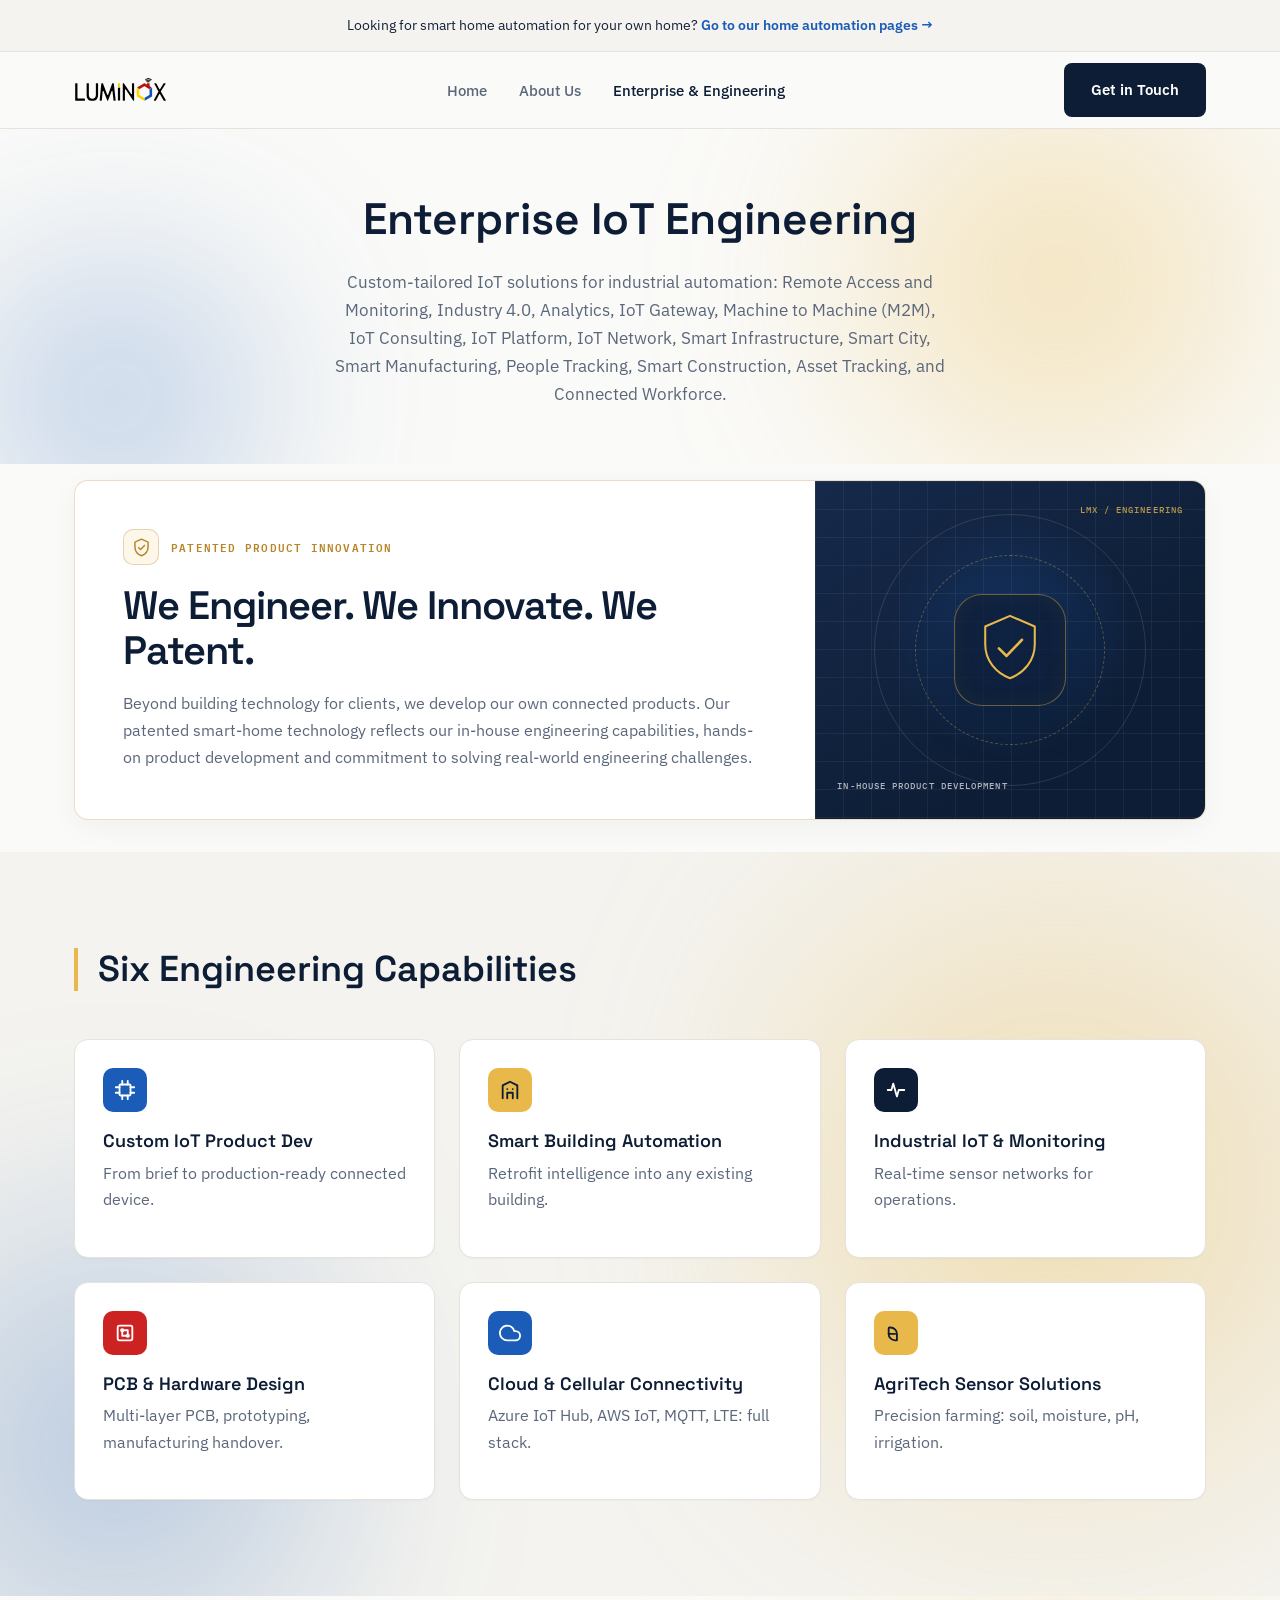
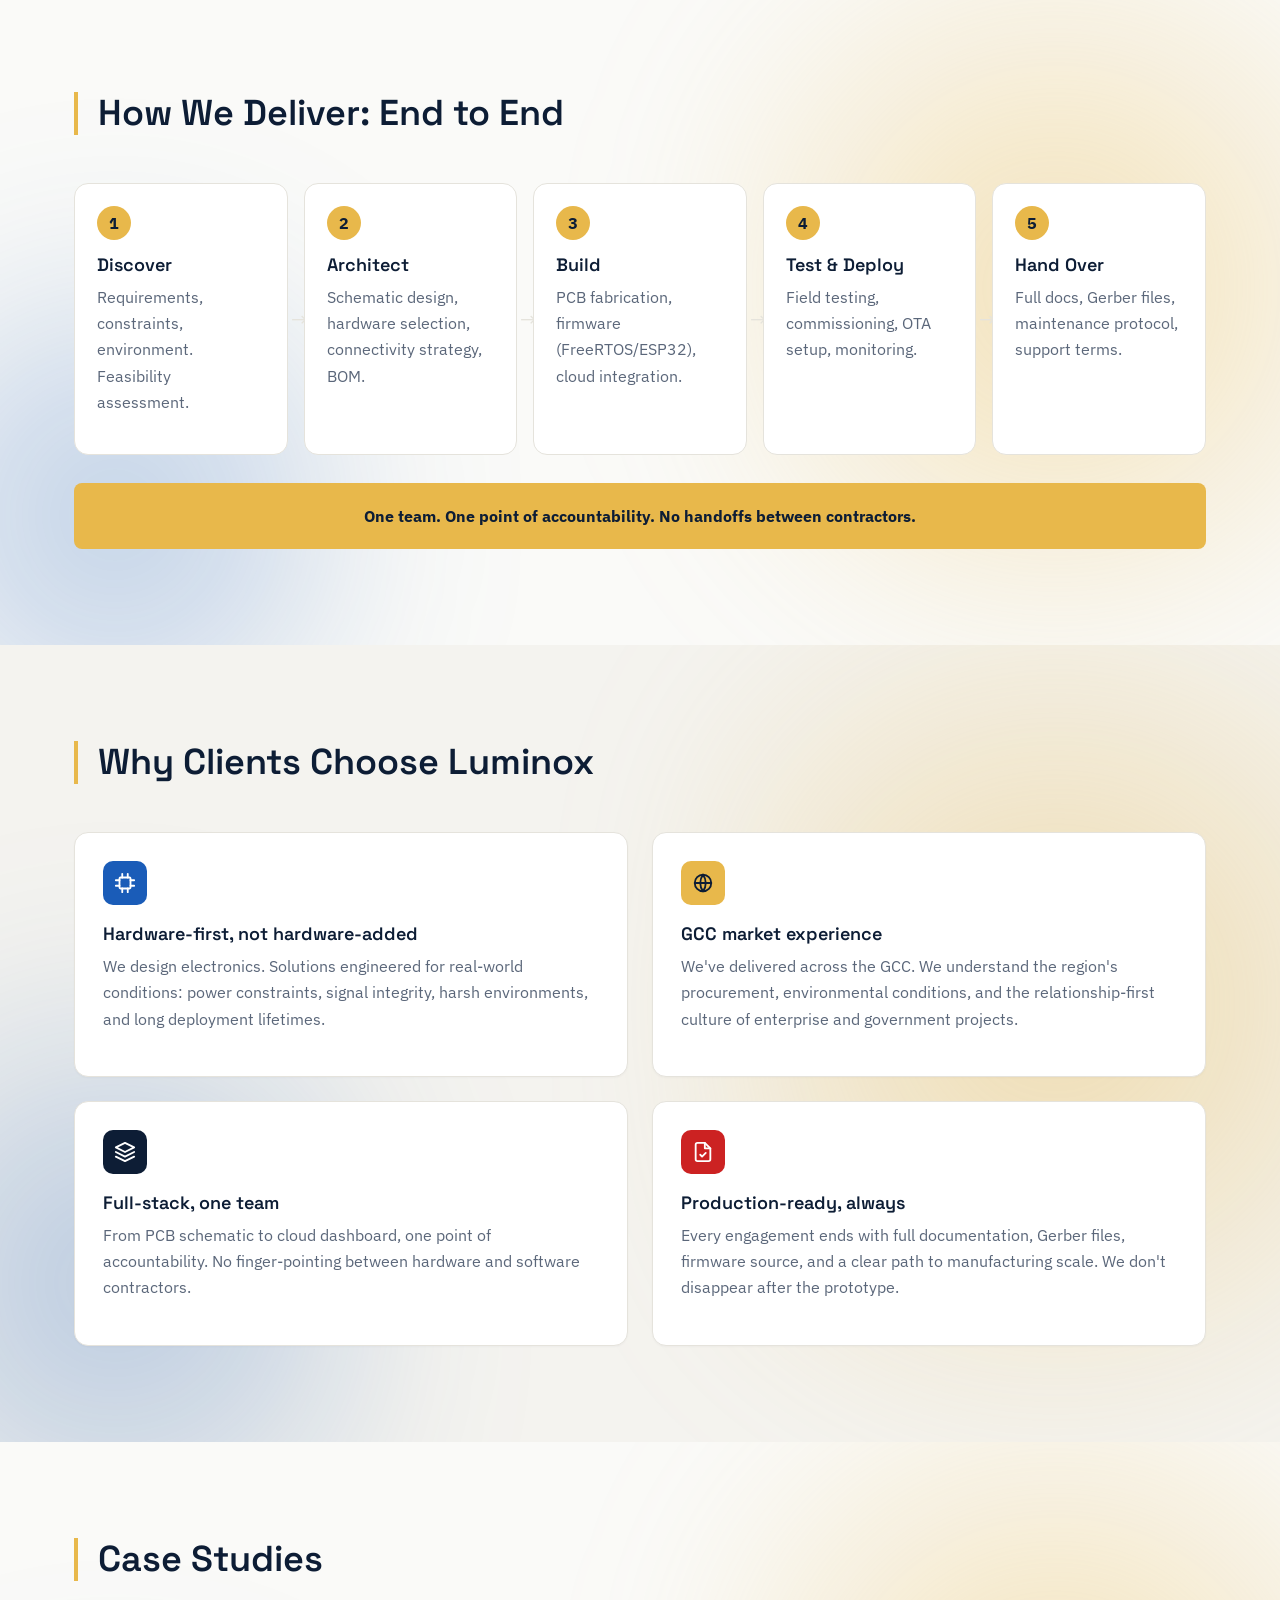
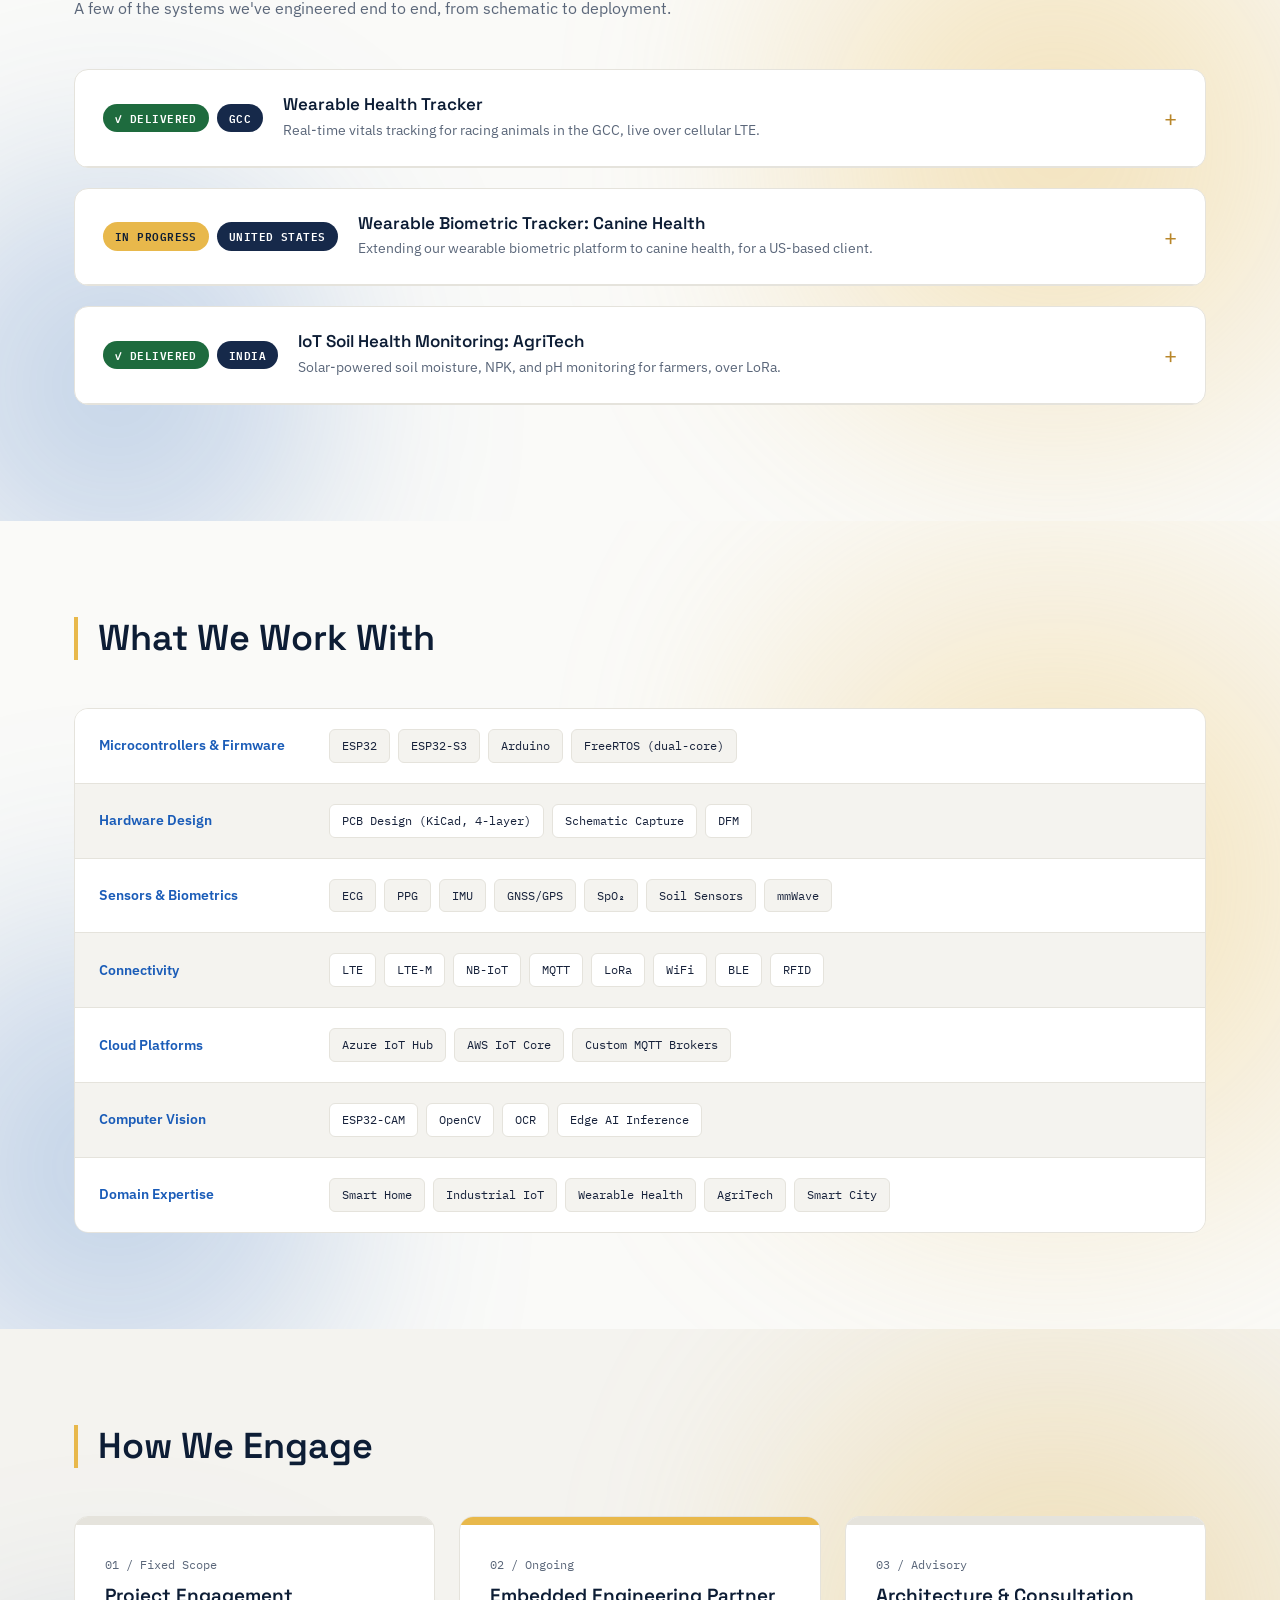
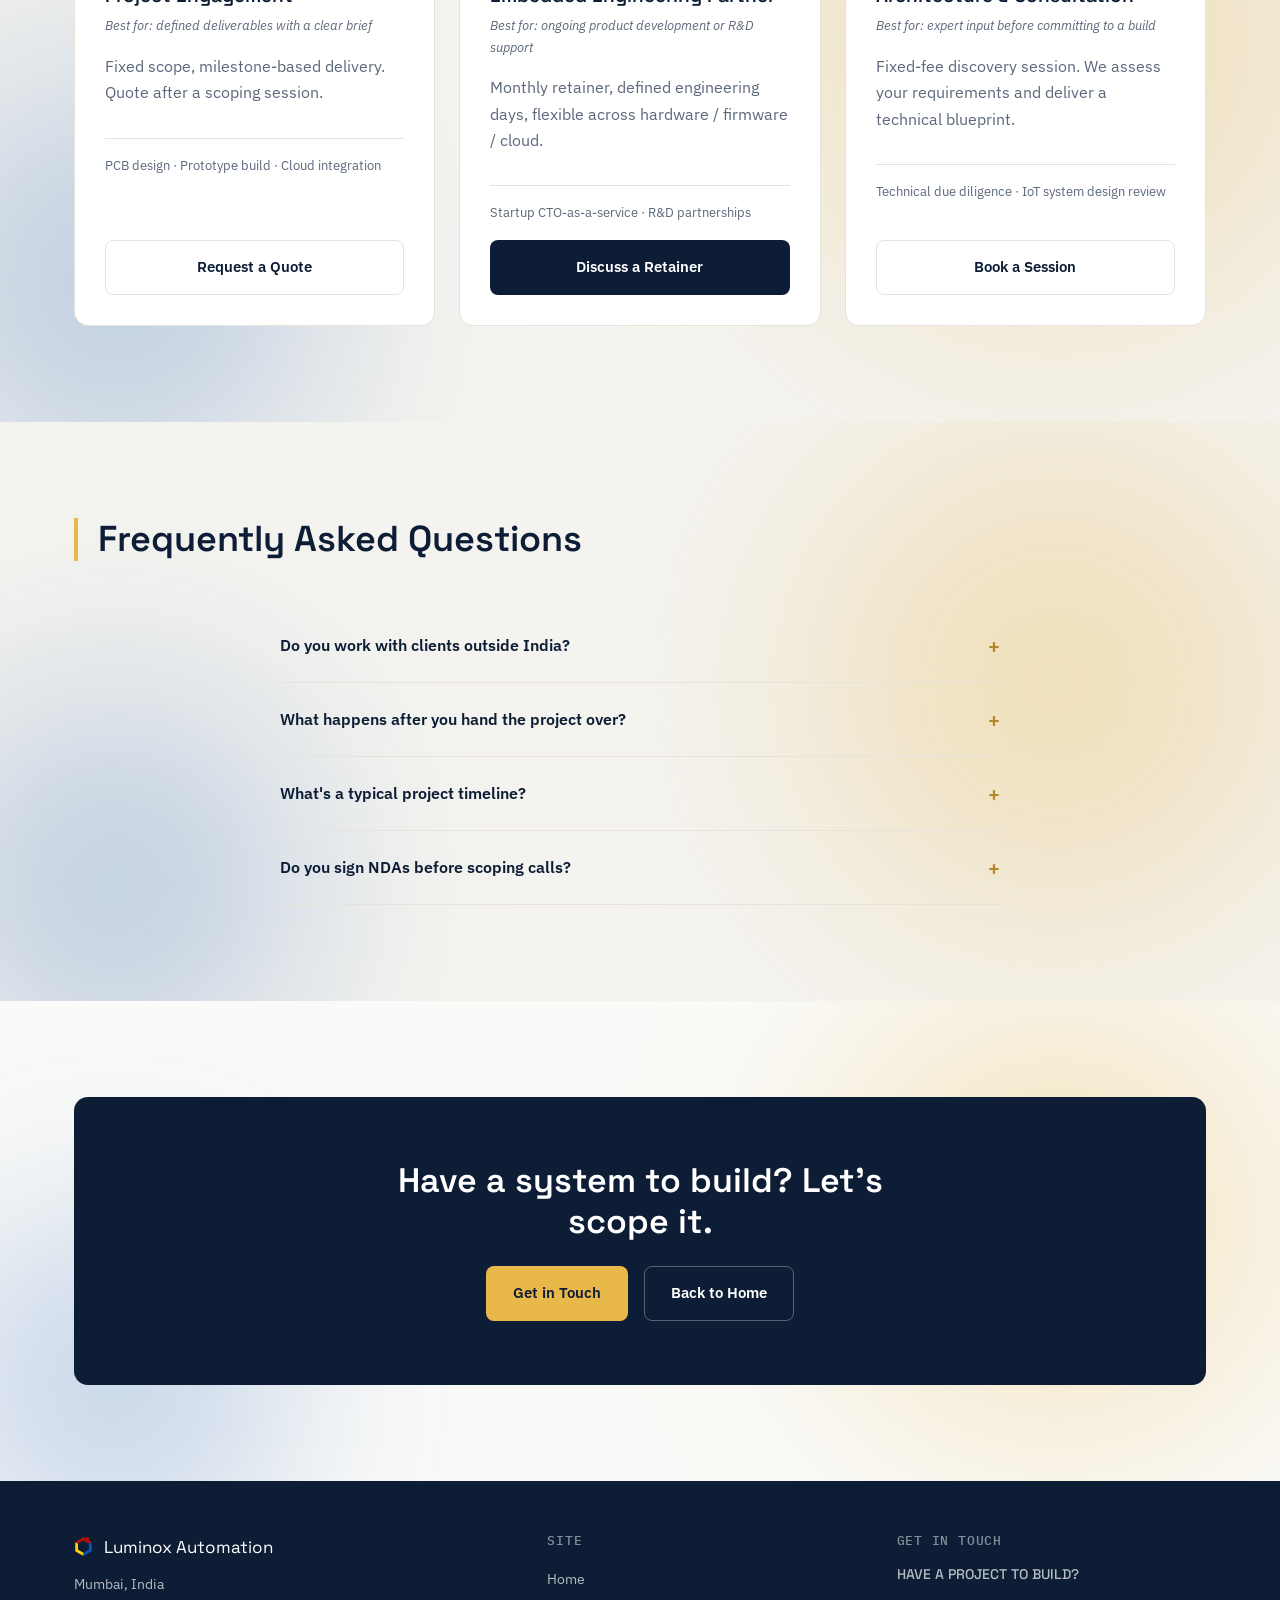
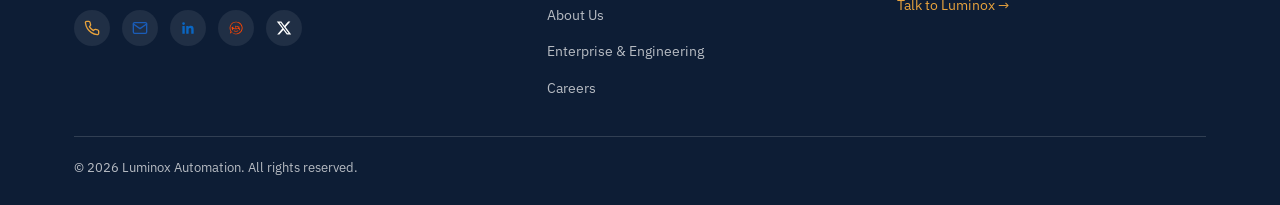
<file: services.html>
<!DOCTYPE html>
<html lang="en">
<head>
  <meta charset="UTF-8">
  <meta name="viewport" content="width=device-width, initial-scale=1.0">
  <title>Engineering Services | Luminox Automation</title>
  <meta name="description" content="Custom IoT product development, smart building automation, industrial monitoring, PCB design, cloud connectivity, and AgriTech sensor solutions from Luminox Automation.">
  <link rel="icon" type="image/svg+xml" href="logo-icon.svg">
  <link rel="preconnect" href="https://fonts.googleapis.com">
  <link rel="preconnect" href="https://fonts.gstatic.com" crossorigin>
  <link href="https://fonts.googleapis.com/css2?family=Space+Grotesk:wght@500;600;700&family=IBM+Plex+Sans:wght@400;500;600;700&family=IBM+Plex+Mono:wght@400;500&display=swap" rel="stylesheet">
  <link rel="stylesheet" href="styles.css">
</head>
<body>

  <div class="signpost-banner">
    Looking for smart home automation for your own home? <a href="index.html">Go to our home automation pages →</a>
  </div>

  <header class="site-header">
    <div class="container">
      <a href="index.html" class="logo">
        <img src="logo-wordmark.svg" alt="Luminox Automation">
      </a>
      <nav class="nav" id="siteNav">
        <ul class="nav__links">
          <li><a href="index.html" class="nav__link">Home</a></li>
          <li><a href="about.html" class="nav__link">About Us</a></li>
          <li><a href="services.html" class="nav__link nav__link--active">Enterprise &amp; Engineering</a></li>
        </ul>
      </nav>
      <div class="nav__actions">
        <a href="#contact" class="btn btn--primary">Get in Touch</a>
        <button class="nav__toggle" id="navToggle" aria-label="Toggle menu" aria-expanded="false" aria-controls="siteNav">☰</button>
      </div>
    </div>
  </header>

  <section class="section glow-accent" style="padding-top:64px; padding-bottom:56px; text-align:center;">
    <div class="container">
      <h1 class="hero__title" style="font-size:clamp(30px,4.5vw,44px); border:none; padding-left:0;">Enterprise IoT Engineering</h1>
      <p class="hero__subtitle" style="margin-left:auto; margin-right:auto;">Custom-tailored IoT solutions for industrial automation: Remote Access and Monitoring, Industry 4.0, Analytics, IoT Gateway, Machine to Machine (M2M), IoT Consulting, IoT Platform, IoT Network, Smart Infrastructure, Smart City, Smart Manufacturing, People Tracking, Smart Construction, Asset Tracking, and Connected Workforce.</p>
    </div>
  </section>

  <section class="patent-feature-section" aria-labelledby="patent-feature-title">
    <div class="container">
      <div class="patent-feature">
        <div class="patent-feature__content">
          <div class="patent-feature__intro">
            <span class="patent-feature__icon">
              <svg viewBox="0 0 24 24" fill="none" stroke="currentColor" stroke-width="1.7" stroke-linecap="round" stroke-linejoin="round" aria-hidden="true">
                <path d="M12 2.5 4.5 5.8v5.4c0 4.8 3.1 8.7 7.5 10.3 4.4-1.6 7.5-5.5 7.5-10.3V5.8L12 2.5Z"/>
                <path d="m8.8 12.2 2.1 2.1 4.5-4.7"/>
              </svg>
            </span>
            <p class="patent-feature__eyebrow">PATENTED PRODUCT INNOVATION</p>
          </div>
          <h2 class="patent-feature__title" id="patent-feature-title">We Engineer. We Innovate. We Patent.</h2>
          <p class="patent-feature__description">Beyond building technology for clients, we develop our own connected products. Our patented smart-home technology reflects our in-house engineering capabilities, hands-on product development and commitment to solving real-world engineering challenges.</p>
        </div>

        <div class="patent-feature__visual" aria-hidden="true">
          <div class="patent-feature__visual-orbit patent-feature__visual-orbit--outer"></div>
          <div class="patent-feature__visual-orbit patent-feature__visual-orbit--inner"></div>
          <div class="patent-feature__visual-grid"></div>
          <div class="patent-feature__visual-mark">
            <svg viewBox="0 0 96 96" fill="none" xmlns="http://www.w3.org/2000/svg">
              <path d="M48 8 19 20.5v20.8c0 18.4 12 33.4 29 39.7 17-6.3 29-21.3 29-39.7V20.5L48 8Z" stroke="currentColor" stroke-width="2.4" stroke-linejoin="round"/>
              <path d="m35 46 9 9 18-19" stroke="#E8B84B" stroke-width="3" stroke-linecap="round" stroke-linejoin="round"/>
            </svg>
          </div>
          <span class="patent-feature__visual-caption">IN-HOUSE PRODUCT DEVELOPMENT</span>
          <span class="patent-feature__visual-code">LMX / ENGINEERING</span>
        </div>
      </div>
    </div>
  </section>


  <section class="section section--alt glow-accent">
    <div class="container">
      <div class="section__header">
        <h2 class="section__title">Six Engineering Capabilities</h2>
      </div>
      <div class="grid-3">
        <div class="card">
          <div class="card__icon card__icon--blue"><svg viewBox="0 0 24 24" fill="none" stroke="currentColor" stroke-width="2" stroke-linecap="round" stroke-linejoin="round"><rect x="6" y="6" width="12" height="12" rx="1"/><path d="M9 2v4M15 2v4M9 18v4M15 18v4M2 9h4M2 15h4M18 9h4M18 15h4"/></svg></div>
          <h3 class="card__title">Custom IoT Product Dev</h3>
          <p>From brief to production-ready connected device.</p>
        </div>
        <div class="card">
          <div class="card__icon card__icon--amber"><svg viewBox="0 0 24 24" fill="none" stroke="currentColor" stroke-width="2" stroke-linecap="round" stroke-linejoin="round"><path d="M4 21V7l8-4 8 4v14"/><path d="M9 21v-6h6v6"/><path d="M9 11h.01M15 11h.01"/></svg></div>
          <h3 class="card__title">Smart Building Automation</h3>
          <p>Retrofit intelligence into any existing building.</p>
        </div>
        <div class="card">
          <div class="card__icon card__icon--navy"><svg viewBox="0 0 24 24" fill="none" stroke="currentColor" stroke-width="2" stroke-linecap="round" stroke-linejoin="round"><path d="M3 12h4l2-7 4 14 2-7h6"/></svg></div>
          <h3 class="card__title">Industrial IoT &amp; Monitoring</h3>
          <p>Real-time sensor networks for operations.</p>
        </div>
        <div class="card">
          <div class="card__icon card__icon--red"><svg viewBox="0 0 24 24" fill="none" stroke="currentColor" stroke-width="2" stroke-linecap="round" stroke-linejoin="round"><rect x="4" y="4" width="16" height="16" rx="2"/><circle cx="9" cy="9" r="1.3"/><circle cx="15" cy="15" r="1.3"/><path d="M9 10.3V15h4.5M15 13.7V9H10.5"/></svg></div>
          <h3 class="card__title">PCB &amp; Hardware Design</h3>
          <p>Multi-layer PCB, prototyping, manufacturing handover.</p>
        </div>
        <div class="card">
          <div class="card__icon card__icon--blue"><svg viewBox="0 0 24 24" fill="none" stroke="currentColor" stroke-width="2" stroke-linecap="round" stroke-linejoin="round"><path d="M18 10h-1.26A8 8 0 1 0 9 20h9a5 5 0 0 0 0-10z"/></svg></div>
          <h3 class="card__title">Cloud &amp; Cellular Connectivity</h3>
          <p>Azure IoT Hub, AWS IoT, MQTT, LTE: full stack.</p>
        </div>
        <div class="card">
          <div class="card__icon card__icon--amber"><svg viewBox="0 0 24 24" fill="none" stroke="currentColor" stroke-width="2" stroke-linecap="round" stroke-linejoin="round"><path d="M11 20A7 7 0 0 1 4 13V7a1 1 0 0 1 1-1h1a7 7 0 0 1 7 7v7z"/><path d="M4 13h7"/></svg></div>
          <h3 class="card__title">AgriTech Sensor Solutions</h3>
          <p>Precision farming: soil, moisture, pH, irrigation.</p>
        </div>
      </div>
    </div>
  </section>

  <section class="section glow-accent">
    <div class="container">
      <div class="section__header">
        <h2 class="section__title">How We Deliver: End to End</h2>
      </div>
      <div class="process-v2">
        <div class="process-v2__step">
          <div class="process-v2__num">1</div>
          <h3 class="card__title">Discover</h3>
          <p>Requirements, constraints, environment. Feasibility assessment.</p>
        </div>
        <div class="process-v2__step">
          <div class="process-v2__num">2</div>
          <h3 class="card__title">Architect</h3>
          <p>Schematic design, hardware selection, connectivity strategy, BOM.</p>
        </div>
        <div class="process-v2__step">
          <div class="process-v2__num">3</div>
          <h3 class="card__title">Build</h3>
          <p>PCB fabrication, firmware (FreeRTOS/ESP32), cloud integration.</p>
        </div>
        <div class="process-v2__step">
          <div class="process-v2__num">4</div>
          <h3 class="card__title">Test &amp; Deploy</h3>
          <p>Field testing, commissioning, OTA setup, monitoring.</p>
        </div>
        <div class="process-v2__step">
          <div class="process-v2__num">5</div>
          <h3 class="card__title">Hand Over</h3>
          <p>Full docs, Gerber files, maintenance protocol, support terms.</p>
        </div>
      </div>
      <div class="process-banner">One team. One point of accountability. No handoffs between contractors.</div>
    </div>
  </section>

  <section class="section section--alt glow-accent">
    <div class="container">
      <div class="section__header">
        <h2 class="section__title">Why Clients Choose Luminox</h2>
      </div>
      <div class="grid-2">
        <div class="card">
          <div class="card__icon card__icon--blue"><svg viewBox="0 0 24 24" fill="none" stroke="currentColor" stroke-width="2" stroke-linecap="round" stroke-linejoin="round"><rect x="6" y="6" width="12" height="12" rx="1"/><path d="M9 2v4M15 2v4M9 18v4M15 18v4M2 9h4M2 15h4M18 9h4M18 15h4"/></svg></div>
          <h3 class="card__title">Hardware-first, not hardware-added</h3>
          <p>We design electronics. Solutions engineered for real-world conditions: power constraints, signal integrity, harsh environments, and long deployment lifetimes.</p>
        </div>
        <div class="card">
          <div class="card__icon card__icon--amber"><svg viewBox="0 0 24 24" fill="none" stroke="currentColor" stroke-width="2" stroke-linecap="round" stroke-linejoin="round"><circle cx="12" cy="12" r="9"/><path d="M3 12h18M12 3a15 15 0 0 1 0 18M12 3a15 15 0 0 0 0 18"/></svg></div>
          <h3 class="card__title">GCC market experience</h3>
          <p>We've delivered across the GCC. We understand the region's procurement, environmental conditions, and the relationship-first culture of enterprise and government projects.</p>
        </div>
        <div class="card">
          <div class="card__icon card__icon--navy"><svg viewBox="0 0 24 24" fill="none" stroke="currentColor" stroke-width="2" stroke-linecap="round" stroke-linejoin="round"><path d="M12 2 2 7l10 5 10-5-10-5z"/><path d="M2 17l10 5 10-5"/><path d="M2 12l10 5 10-5"/></svg></div>
          <h3 class="card__title">Full-stack, one team</h3>
          <p>From PCB schematic to cloud dashboard, one point of accountability. No finger-pointing between hardware and software contractors.</p>
        </div>
        <div class="card">
          <div class="card__icon card__icon--red"><svg viewBox="0 0 24 24" fill="none" stroke="currentColor" stroke-width="2" stroke-linecap="round" stroke-linejoin="round"><path d="M14 2H6a2 2 0 0 0-2 2v16a2 2 0 0 0 2 2h12a2 2 0 0 0 2-2V8z"/><path d="M14 2v6h6"/><path d="M9 15l2 2 4-4"/></svg></div>
          <h3 class="card__title">Production-ready, always</h3>
          <p>Every engagement ends with full documentation, Gerber files, firmware source, and a clear path to manufacturing scale. We don't disappear after the prototype.</p>
        </div>
      </div>
    </div>
  </section>

  <section class="section glow-accent" id="case-studies">
    <div class="container">
      <div class="section__header">
        <h2 class="section__title">Case Studies</h2>
        <p class="section__subtitle">A few of the systems we've engineered end to end, from schematic to deployment.</p>
      </div>

      <div class="case-accordion">
        <button type="button" class="case-accordion__summary" aria-expanded="false">
          <div class="case-accordion__badges">
            <span class="badge badge--delivered">✓ Delivered</span>
            <span class="badge badge--tag">GCC</span>
          </div>
          <div class="case-accordion__text">
            <h3 class="case-accordion__title">Wearable Health Tracker</h3>
            <p class="case-accordion__blurb">Real-time vitals tracking for racing animals in the GCC, live over cellular LTE.</p>
          </div>
          <span class="case-accordion__toggle">+</span>
        </button>
        <div class="case-accordion__body-wrap">
          <div class="case-accordion__body">
            <div class="case-study">
              <div class="case-study__panel case-study__panel--dark">
                <div class="case-study__badges">
                  <span class="badge badge--delivered">✓ Delivered</span>
                  <span class="badge badge--tag">GCC</span>
                </div>
                <h3 style="color:#fff; font-size:22px; border:none; padding:0; margin-bottom:20px;">Wearable Health Tracker</h3>
                <div class="case-study__block">
                  <div class="case-study__eyebrow">Client</div>
                  <p>GCC-based Racing Animal Industry Client</p>
                </div>
                <div class="case-study__block">
                  <div class="case-study__eyebrow">Challenge</div>
                  <p>Track real-time vitals of racing animals, including ECG, SpO₂, gait, GNSS speed, body temperature and RFID, with live cellular connectivity.</p>
                </div>
                <div class="case-study__block">
                  <div class="case-study__eyebrow">What We Built</div>
                  <p>A fully custom wearable with purpose-designed PCB, embedded firmware, cellular LTE and a live trackside dashboard.</p>
                </div>
                <div class="case-study__block">
                  <div class="case-study__eyebrow">Outcome</div>
                  <p>System deployed and operational in the field, enabling trainers to track vitals and identity in real time during race day.</p>
                </div>
                <div class="callout-quote" style="border-color:rgba(232,184,75,.5); background:rgba(232,184,75,.12); color:#fff;">"A hardware challenge most IoT companies would not attempt. We delivered it."</div>
              </div>
              <div class="tech-spec-panel">
                <div class="tech-spec-panel__title">Tech Spec</div>
                <div class="tech-spec-row"><span class="tech-spec-row__key">Hardware</span><span class="tech-spec-row__val">Custom 4-layer PCB (KiCad)</span></div>
                <div class="tech-spec-row"><span class="tech-spec-row__key">MCU</span><span class="tech-spec-row__val">ESP32-S3</span></div>
                <div class="tech-spec-row"><span class="tech-spec-row__key">Sensors</span><span class="tech-spec-row__val">ECG · PPG · IMU · GNSS · SpO₂ · RFID</span></div>
                <div class="tech-spec-row"><span class="tech-spec-row__key">Connectivity</span><span class="tech-spec-row__val">Cellular LTE / MQTT</span></div>
                <div class="tech-spec-row"><span class="tech-spec-row__key">Cloud</span><span class="tech-spec-row__val">Live telemetry dashboard</span></div>
                <div class="tech-spec-row"><span class="tech-spec-row__key">Form factor</span><span class="tech-spec-row__val">Ruggedised wearable, built for race-day conditions</span></div>
              </div>
            </div>
          </div>
        </div>
      </div>

      <!-- Provisional entry — built from limited detail (dog wearable, US-based client). Client remains anonymized. Confirm/expand before treating as final. -->
      <div class="case-accordion">
        <button type="button" class="case-accordion__summary" aria-expanded="false">
          <div class="case-accordion__badges">
            <span class="badge badge--progress">In Progress</span>
            <span class="badge badge--tag">United States</span>
          </div>
          <div class="case-accordion__text">
            <h3 class="case-accordion__title">Wearable Biometric Tracker: Canine Health</h3>
            <p class="case-accordion__blurb">Extending our wearable biometric platform to canine health, for a US-based client.</p>
          </div>
          <span class="case-accordion__toggle">+</span>
        </button>
        <div class="case-accordion__body-wrap">
          <div class="case-accordion__body">
            <div class="case-study">
              <div class="case-study__panel case-study__panel--dark">
                <div class="case-study__badges">
                  <span class="badge badge--progress">In Progress</span>
                  <span class="badge badge--tag">United States</span>
                </div>
                <h3 style="color:#fff; font-size:22px; border:none; padding:0; margin-bottom:20px;">Wearable Biometric Tracker: Canine Health</h3>
                <div class="case-study__block">
                  <div class="case-study__eyebrow">Client</div>
                  <p>US-based pet health client</p>
                </div>
                <div class="case-study__block">
                  <div class="case-study__eyebrow">Challenge</div>
                  <p>Bring real-time biometric tracking from our wearable platform to a wearable built for dogs.</p>
                </div>
                <div class="case-study__block">
                  <div class="case-study__eyebrow">Status</div>
                  <p>Currently in active development, extending our wearable biometric-tracking platform to canine health monitoring.</p>
                </div>
              </div>
              <div class="tech-spec-panel">
                <div class="tech-spec-panel__title">Status</div>
                <div class="tech-spec-row"><span class="tech-spec-row__key">Stage</span><span class="tech-spec-row__val">In development</span></div>
                <div class="tech-spec-row"><span class="tech-spec-row__key">Market</span><span class="tech-spec-row__val">United States</span></div>
                <div class="tech-spec-row"><span class="tech-spec-row__key">Foundation</span><span class="tech-spec-row__val">Builds on our wearable biometric platform</span></div>
              </div>
            </div>
          </div>
        </div>
      </div>

      <div class="case-accordion">
        <button type="button" class="case-accordion__summary" aria-expanded="false">
          <div class="case-accordion__badges">
            <span class="badge badge--delivered">✓ Delivered</span>
            <span class="badge badge--tag">India</span>
          </div>
          <div class="case-accordion__text">
            <h3 class="case-accordion__title">IoT Soil Health Monitoring: AgriTech</h3>
            <p class="case-accordion__blurb">Solar-powered soil moisture, NPK, and pH monitoring for farmers, over LoRa.</p>
          </div>
          <span class="case-accordion__toggle">+</span>
        </button>
        <div class="case-accordion__body-wrap">
          <div class="case-accordion__body">
            <div class="case-study">
              <div class="case-study__panel case-study__panel--dark">
                <div class="case-study__badges">
                  <span class="badge badge--delivered">✓ Delivered</span>
                  <span class="badge badge--tag">India</span>
                </div>
                <h3 style="color:#fff; font-size:22px; border:none; padding:0; margin-bottom:20px;">IoT Soil Health Monitoring: AgriTech</h3>
                <div class="case-study__block">
                  <div class="case-study__eyebrow">Challenge</div>
                  <p>Give farmers real-time visibility into soil moisture, nutrient levels (NPK), and pH, without expensive infrastructure or constant manual sampling.</p>
                </div>
                <div class="case-study__block">
                  <div class="case-study__eyebrow">What We Built</div>
                  <p>Wireless sensor network with solar-powered field nodes transmitting data over LoRa to a local gateway. Live dashboard shows actionable soil health insights and supports precision irrigation decisions.</p>
                </div>
              </div>
              <div class="tech-spec-panel">
                <div class="tech-spec-panel__title">Tech Spec</div>
                <div class="tech-spec-row"><span class="tech-spec-row__key">Sensing</span><span class="tech-spec-row__val">3 soil parameters live: Moisture, NPK, pH</span></div>
                <div class="tech-spec-row"><span class="tech-spec-row__key">Power</span><span class="tech-spec-row__val">Solar, zero wiring in the field</span></div>
                <div class="tech-spec-row"><span class="tech-spec-row__key">Connectivity</span><span class="tech-spec-row__val">LoRa, 2km+ range per node</span></div>
                <div class="tech-spec-row"><span class="tech-spec-row__key">Cloud</span><span class="tech-spec-row__val">Live dashboard with alert logic</span></div>
                <div class="tech-spec-row"><span class="tech-spec-row__key">Hardware</span><span class="tech-spec-row__val">ESP32</span></div>
              </div>
            </div>
          </div>
        </div>
      </div>
    </div>
  </section>

  <section class="section glow-accent">
    <div class="container">
      <div class="section__header">
        <h2 class="section__title">What We Work With</h2>
      </div>
      <div class="tech-table">
        <div class="tech-row">
          <span class="tech-row__label">Microcontrollers &amp; Firmware</span>
          <div class="tech-pills">
            <span class="tech-pill">ESP32</span><span class="tech-pill">ESP32-S3</span>
            <span class="tech-pill">Arduino</span><span class="tech-pill">FreeRTOS (dual-core)</span>
          </div>
        </div>
        <div class="tech-row">
          <span class="tech-row__label">Hardware Design</span>
          <div class="tech-pills">
            <span class="tech-pill">PCB Design (KiCad, 4-layer)</span>
            <span class="tech-pill">Schematic Capture</span><span class="tech-pill">DFM</span>
          </div>
        </div>
        <div class="tech-row">
          <span class="tech-row__label">Sensors &amp; Biometrics</span>
          <div class="tech-pills">
            <span class="tech-pill">ECG</span><span class="tech-pill">PPG</span><span class="tech-pill">IMU</span>
            <span class="tech-pill">GNSS/GPS</span><span class="tech-pill">SpO₂</span>
            <span class="tech-pill">Soil Sensors</span><span class="tech-pill">mmWave</span>
          </div>
        </div>
        <div class="tech-row">
          <span class="tech-row__label">Connectivity</span>
          <div class="tech-pills">
            <span class="tech-pill">LTE</span><span class="tech-pill">LTE-M</span><span class="tech-pill">NB-IoT</span>
            <span class="tech-pill">MQTT</span><span class="tech-pill">LoRa</span><span class="tech-pill">WiFi</span>
            <span class="tech-pill">BLE</span><span class="tech-pill">RFID</span>
          </div>
        </div>
        <div class="tech-row">
          <span class="tech-row__label">Cloud Platforms</span>
          <div class="tech-pills">
            <span class="tech-pill">Azure IoT Hub</span><span class="tech-pill">AWS IoT Core</span>
            <span class="tech-pill">Custom MQTT Brokers</span>
          </div>
        </div>
        <div class="tech-row">
          <span class="tech-row__label">Computer Vision</span>
          <div class="tech-pills">
            <span class="tech-pill">ESP32-CAM</span><span class="tech-pill">OpenCV</span>
            <span class="tech-pill">OCR</span><span class="tech-pill">Edge AI Inference</span>
          </div>
        </div>
        <div class="tech-row">
          <span class="tech-row__label">Domain Expertise</span>
          <div class="tech-pills">
            <span class="tech-pill">Smart Home</span><span class="tech-pill">Industrial IoT</span>
            <span class="tech-pill">Wearable Health</span><span class="tech-pill">AgriTech</span><span class="tech-pill">Smart City</span>
          </div>
        </div>
      </div>
    </div>
  </section>

  <section class="section section--alt glow-accent">
    <div class="container">
      <div class="section__header">
        <h2 class="section__title">How We Engage</h2>
      </div>
      <div class="engage-grid">
        <div class="engage-card">
          <div class="engage-card__top"></div>
          <div class="engage-card__body">
            <span class="engage-card__kicker">01 / Fixed Scope</span>
            <h3 class="engage-card__title">Project Engagement</h3>
            <p class="engage-card__best">Best for: defined deliverables with a clear brief</p>
            <p>Fixed scope, milestone-based delivery. Quote after a scoping session.</p>
            <p class="engage-card__sub">PCB design · Prototype build · Cloud integration</p>
            <a href="https://wa.me/919619310901?text=Hi%2C%20I%27d%20like%20to%20request%20a%20quote%20for%20a%20fixed-scope%20project%20engagement." class="btn btn--outline" target="_blank" rel="noopener">Request a Quote</a>
          </div>
        </div>
        <div class="engage-card engage-card--featured">
          <div class="engage-card__top"></div>
          <div class="engage-card__body">
            <span class="engage-card__kicker">02 / Ongoing</span>
            <h3 class="engage-card__title">Embedded Engineering Partner</h3>
            <p class="engage-card__best">Best for: ongoing product development or R&amp;D support</p>
            <p>Monthly retainer, defined engineering days, flexible across hardware / firmware / cloud.</p>
            <p class="engage-card__sub">Startup CTO-as-a-service · R&amp;D partnerships</p>
            <a href="https://wa.me/919619310901?text=Hi%2C%20I%27d%20like%20to%20discuss%20an%20embedded%20engineering%20retainer." class="btn btn--primary" target="_blank" rel="noopener">Discuss a Retainer</a>
          </div>
        </div>
        <div class="engage-card">
          <div class="engage-card__top"></div>
          <div class="engage-card__body">
            <span class="engage-card__kicker">03 / Advisory</span>
            <h3 class="engage-card__title">Architecture &amp; Consultation</h3>
            <p class="engage-card__best">Best for: expert input before committing to a build</p>
            <p>Fixed-fee discovery session. We assess your requirements and deliver a technical blueprint.</p>
            <p class="engage-card__sub">Technical due diligence · IoT system design review</p>
            <a href="https://wa.me/919619310901?text=Hi%2C%20I%27d%20like%20to%20book%20an%20architecture%20%26%20consultation%20session." class="btn btn--outline" target="_blank" rel="noopener">Book a Session</a>
          </div>
        </div>
      </div>
    </div>
  </section>

  <section class="section section--alt glow-accent">
    <div class="container">
      <div class="section__header">
        <h2 class="section__title">Frequently Asked Questions</h2>
      </div>
      <div class="faq-list">
        <details class="faq-item">
          <summary>Do you work with clients outside India?</summary>
          <p>Yes. We've delivered across the GCC, and understand the region's procurement, environmental conditions, and the relationship-first culture of enterprise and government projects.</p>
        </details>
        <details class="faq-item">
          <summary>What happens after you hand the project over?</summary>
          <p>Every engagement ends with full documentation, Gerber files, and firmware source. If you need continued support after that, our Embedded Engineering Partner retainer covers ongoing work.</p>
        </details>
        <details class="faq-item">
          <summary>What's a typical project timeline?</summary>
          <p>It varies by project, so we don't quote a generic number upfront. We start by understanding your project overview and requirements, then put together a plan covering the hardware framework and approach. Once that's clear, we give you a concrete timeline built around your actual scope.</p>
        </details>
        <details class="faq-item">
          <summary>Do you sign NDAs before scoping calls?</summary>
          <p>Yes. We understand the importance of protecting your IP, and sign NDAs to protect both parties before any scoping call.</p>
        </details>
      </div>
    </div>
  </section>

  <section class="section glow-accent" id="contact">
    <div class="container">
      <div class="cta-banner">
        <h2 class="cta-banner__title">Have a system to build? Let's scope it.</h2>
        <div class="cta-banner__actions">
          <a href="https://wa.me/919619310901?text=Hi%2C%20I%27d%20like%20to%20talk%20about%20an%20engineering%20project." class="btn btn--amber" target="_blank" rel="noopener">Get in Touch</a>
          <a href="index.html" class="btn btn--outline" style="border-color:rgba(255,255,255,.3); color:#fff;">Back to Home</a>
        </div>
      </div>
    </div>
  </section>

  <footer class="site-footer">
    <div class="container">
      <div class="footer__grid">
        <div class="footer__col">
          <div class="footer__brand">
            <img src="logo-icon.svg" alt="Luminox Automation logo" style="height:22px;">
            Luminox Automation
          </div>
          <p>Mumbai, India</p>
          <div class="footer__icons">
            <a href="tel:+919619310901" class="footer__icon-link" aria-label="Call Luminox Automation"><svg style="color:#E8A33D;" viewBox="0 0 24 24" fill="none" stroke="currentColor" stroke-width="2" stroke-linecap="round" stroke-linejoin="round"><path d="M22 16.92v3a2 2 0 0 1-2.18 2 19.79 19.79 0 0 1-8.63-3.07 19.5 19.5 0 0 1-6-6 19.79 19.79 0 0 1-3.07-8.67A2 2 0 0 1 4.11 2h3a2 2 0 0 1 2 1.72c.127.96.362 1.903.7 2.81a2 2 0 0 1-.45 2.11L8.09 9.91a16 16 0 0 0 6 6l1.27-1.27a2 2 0 0 1 2.11-.45c.907.338 1.85.573 2.81.7A2 2 0 0 1 22 16.92z"/></svg></a>
            <a href="mailto:info@luminoxautomation.com" class="footer__icon-link" aria-label="Email Luminox Automation"><svg style="color:#1A5CB8;" viewBox="0 0 24 24" fill="none" stroke="currentColor" stroke-width="2" stroke-linecap="round" stroke-linejoin="round"><path d="M4 4h16c1.1 0 2 .9 2 2v12c0 1.1-.9 2-2 2H4c-1.1 0-2-.9-2-2V6c0-1.1.9-2 2-2z"/><polyline points="22,6 12,13 2,6"/></svg></a>
            <a href="https://www.linkedin.com/company/luminoxautomation/" class="footer__icon-link" target="_blank" rel="noopener" aria-label="Luminox Automation on LinkedIn"><svg style="color:#0A66C2;" viewBox="0 0 24 24" fill="currentColor"><path d="M20.45 20.45h-3.55v-5.57c0-1.33-.02-3.04-1.85-3.04-1.85 0-2.14 1.45-2.14 2.94v5.67H9.36V9h3.41v1.56h.05c.48-.9 1.64-1.85 3.37-1.85 3.6 0 4.27 2.37 4.27 5.46v6.28zM5.34 7.43a2.06 2.06 0 1 1 0-4.12 2.06 2.06 0 0 1 0 4.12zM7.12 20.45H3.56V9h3.56v11.45z"/></svg></a>
            <a href="https://www.reddit.com/user/luminoxautomation/" class="footer__icon-link" target="_blank" rel="noopener" aria-label="Luminox Automation on Reddit"><svg style="color:#FF4500;" viewBox="0 0 24 24" fill="currentColor" aria-hidden="true"><path d="M14.58 15.84c-.45.43-1.17.69-2.58.69s-2.13-.26-2.58-.69a.5.5 0 1 0-.69.72c.63.61 1.6.97 3.27.97s2.64-.36 3.27-.97a.5.5 0 1 0-.69-.72z"/><path d="M16.74 9.96a1.85 1.85 0 0 0-1.77 2.38 6.04 6.04 0 0 1-2.47.58l-.83-3.18 2.3.48a1 1 0 1 0 .2-.98l-2.92-.61a.5.5 0 0 0-.58.64l.93 3.58a6.08 6.08 0 0 1-2.55-.59 1.85 1.85 0 1 0-.48.91 7.13 7.13 0 0 0 6.36.01 1.85 1.85 0 1 0 2.31-3.22zm-8.48 2.2a.85.85 0 1 1 .85-.85.85.85 0 0 1-.85.85zm8.48-.01a.85.85 0 1 1 .85-.85.85.85 0 0 1-.85.85z"/><path d="M12 2.5a9.5 9.5 0 0 0-8.12 14.42L2.8 20.2l3.47-.92A9.5 9.5 0 1 0 12 2.5zm0 18a8.48 8.48 0 0 1-4.79-1.48l-.21-.14-2.05.54.55-1.98-.14-.22A8.5 8.5 0 1 1 12 20.5z"/><path d="M17.33 13.42c-.51 0-.92.41-.92.92s.41.92.92.92.92-.41.92-.92-.41-.92-.92-.92zM6.67 13.42c-.51 0-.92.41-.92.92s.41.92.92.92.92-.41.92-.92-.41-.92-.92-.92z"/></svg></a>
            <a href="https://x.com/LMXAutomation" class="footer__icon-link" target="_blank" rel="noopener" aria-label="Luminox Automation on X"><svg style="color:#FFFFFF;" viewBox="0 0 24 24" fill="currentColor" aria-hidden="true"><path d="M18.244 2.25h3.308l-7.227 8.26L22.82 21.75h-6.625l-5.19-6.782-5.94 6.782H1.755l7.73-8.835L1.18 2.25h6.793l4.692 6.216 5.579-6.216zm-1.161 17.52h1.833L7.084 4.126H5.117L17.083 19.77z"/></svg></a>
          </div>
        </div>
        <div class="footer__col">
          <h4>Site</h4>
          <ul>
            <li><a href="index.html">Home</a></li>
            <li><a href="about.html">About Us</a></li>
            <li><a href="services.html">Enterprise &amp; Engineering</a></li>
            <li><a href="careers.html">Careers</a></li>
          </ul>
        </div>
        <div class="footer__col">
          <h4>Get in touch</h4>
          <div class="footer__cta">
            <p class="footer__cta-copy">HAVE A PROJECT TO BUILD?</p>
            <a href="https://wa.me/919619310901?text=Hi%2C%20I%27d%20like%20to%20talk%20about%20an%20engineering%20project." class="footer__cta-link" target="_blank" rel="noopener">Talk to Luminox →</a>
          </div>
        </div>
      </div>
      <div class="footer__bottom">
        <span>© 2026 Luminox Automation. All rights reserved.</span>
      </div>
    </div>
  </footer>

  <script src="script.js"></script>
</body>
</html>
</file>
<file: styles.css>
/* =========================================================
   Luminox Automation — shared styles (v3)
   Real brand: navy #0D1D35, amber #E8B84B, blue #1A5CB8, red #CC2222
   on a light background — matches the company's own pitch deck.
   Signature element: amber left-accent bar on section headings.
   ========================================================= */

:root {
  --navy: #0D1D35;
  --navy-soft: #16294A;
  --amber: #E8B84B;
  --blue: #1A5CB8;
  --red: #CC2222;

  --bg: #FAFAF8;
  --surface: #FFFFFF;
  --surface-alt: #F4F3EF;
  --text: #16213A;
  --text-muted: #5B677A;
  --border: #E5E3DC;
  --amber-text: #B8862A;

  --font-display: 'Space Grotesk', sans-serif;
  --font-body: 'IBM Plex Sans', sans-serif;
  --font-mono: 'IBM Plex Mono', monospace;

  --radius-sm: 8px;
  --radius-md: 14px;
  --container: 1180px;
  --section-pad: 96px;
}

@media (max-width: 720px) { :root { --section-pad: 56px; } }

/* ===== Reset ===== */
*, *::before, *::after { box-sizing: border-box; }
html { scroll-behavior: smooth; }
body {
  margin: 0; background: var(--bg); color: var(--text);
  font-family: var(--font-body); line-height: 1.65; -webkit-font-smoothing: antialiased;
}
img { max-width: 100%; display: block; }
a { color: inherit; text-decoration: none; }
ul { list-style: none; margin: 0; padding: 0; }
h1, h2, h3, h4 { font-family: var(--font-display); line-height: 1.2; margin: 0 0 0.5em; font-weight: 600; color: var(--navy); }
p { margin: 0 0 1em; color: var(--text-muted); }
:focus-visible { outline: 2px solid var(--blue); outline-offset: 3px; }

@media (prefers-reduced-motion: reduce) {
  *, *::before, *::after {
    animation-duration: 0.001ms !important; animation-iteration-count: 1 !important;
    transition-duration: 0.001ms !important; scroll-behavior: auto !important;
  }
}

.container { max-width: var(--container); margin: 0 auto; padding: 0 24px; }
.section { padding: var(--section-pad) 0; }
.section--alt { background: var(--surface-alt); }

/* Signature element: amber left-accent bar next to every section heading */
.section__header { max-width: 680px; margin: 0 0 48px; }
.section__title {
  font-size: clamp(26px, 4vw, 36px); border-left: 4px solid var(--amber);
  padding-left: 20px; margin-bottom: 14px;
}
.section__subtitle { font-size: 16px; margin: 0; color: var(--text-muted); }
.hero__title { border-left: 5px solid var(--amber); padding-left: 24px; font-size: clamp(32px, 5vw, 50px); }
.hero__brand-line { display: inline-flex; align-items: center; gap: 0.18em; }
.hero__brand-logo { height: 0.8em; width: auto; display: inline-block; }
.hero--center .hero__brand-line { justify-content: center; }

/* ===== Buttons ===== */
.btn {
  display: inline-flex; align-items: center; justify-content: center;
  padding: 14px 26px; border-radius: var(--radius-sm);
  font-family: var(--font-body); font-weight: 600; font-size: 15px;
  border: 1px solid transparent; cursor: pointer;
  transition: transform .15s ease, box-shadow .15s ease, border-color .15s ease, background .15s ease;
}
.btn--primary { background: var(--navy); color: #fff; }
.btn--primary:hover { background: var(--navy-soft); transform: translateY(-2px); box-shadow: 0 10px 22px -10px rgba(13,29,53,.45); }
.btn--outline { background: transparent; border-color: var(--border); color: var(--navy); }
.btn--outline:hover { border-color: var(--navy); }
.btn--amber { background: var(--amber); color: var(--navy); }
.btn--amber:hover { transform: translateY(-2px); box-shadow: 0 10px 22px -10px rgba(232,184,75,.55); }
.btn--blue { background: var(--blue); color: #fff; }
.btn--blue:hover { background: #164a94; transform: translateY(-2px); box-shadow: 0 10px 22px -10px rgba(26,92,184,.5); }

/* ===== Centered variants (Home / About — Services keeps the left-bar look) ===== */
.hero--center { text-align: center; }
.hero--center .hero__title { border-left: none; padding-left: 0; }
.hero--center .hero__subtitle { margin-left: auto; margin-right: auto; }
.hero--center .hero__actions, .hero--center .hero__stats, .hero--center .tag-row { justify-content: center; }

.section__header--center { text-align: center; margin-left: auto; margin-right: auto; }
.section__header--center .section__title { border-left: none; padding-left: 0; display: inline-block; }
.section__header--center .section__title::after {
  content: ""; display: block; width: 56px; height: 4px; background: var(--amber);
  margin: 14px auto 0; border-radius: 2px;
}
.section__header--center .section__subtitle { max-width: 560px; margin-left: auto; margin-right: auto; }

/* ===== Split section (image beside text) ===== */
.split-section { display: grid; grid-template-columns: 1fr 1fr; gap: 48px; align-items: center; }
.split-section__image img { border-radius: var(--radius-md); width: 100%; object-fit: cover; aspect-ratio: 4/3; }
@media (max-width: 780px) { .split-section { grid-template-columns: 1fr; } }

/* ===== Mobile app teaser ===== */
.app-badges { display: flex; gap: 14px; justify-content: center; margin-top: 26px; flex-wrap: wrap; }
.app-badge {
  display: flex; align-items: center; gap: 10px; padding: 12px 22px; border-radius: var(--radius-sm);
  border: 1px solid var(--border); background: var(--surface-alt); color: var(--text-muted);
  font-size: 13px; font-weight: 600; opacity: .75;
}
.app-badge__icon { font-size: 18px; }

.placeholder-visual {
  border-radius: var(--radius-md); background: var(--surface-alt); border: 1px dashed var(--border);
  display: flex; align-items: center; justify-content: center; text-align: center;
  color: var(--text-muted); font-family: var(--font-mono); font-size: 13px; padding: 24px;
}

/* ===== Header ===== */
.site-header {
  position: sticky; top: 0; z-index: 50; background: rgba(250,250,248,.92);
  backdrop-filter: blur(8px); border-bottom: 1px solid var(--border);
}
.site-header .container { display: flex; align-items: center; justify-content: space-between; height: 76px; }
.logo { display: flex; align-items: center; gap: 10px; font-family: var(--font-display); font-size: 18px; font-weight: 700; }
.logo img { height: 26px; width: auto; }

.nav { display: flex; align-items: center; gap: 36px; }
.nav__links { display: flex; gap: 32px; }
.nav__link { font-size: 15px; color: var(--text-muted); font-weight: 500; }
.nav__link:hover, .nav__link--active { color: var(--navy); }
.nav__actions { display: flex; align-items: center; gap: 20px; }
.nav__toggle { display: none; background: none; border: 0; color: var(--navy); font-size: 22px; cursor: pointer; padding: 4px; }

@media (max-width: 860px) {
  .nav {
    position: fixed; inset: 76px 0 0 0; background: var(--bg); flex-direction: column;
    align-items: flex-start; padding: 32px 24px; gap: 24px; transform: translateY(-8px); opacity: 0;
    pointer-events: none; transition: opacity .2s ease, transform .2s ease; border-top: 1px solid var(--border);
  }
  .nav.is-open { opacity: 1; transform: translateY(0); pointer-events: auto; }
  .nav__links { flex-direction: column; gap: 20px; }
  .nav__toggle { display: block; }
}

/* ===== Hero ===== */
.hero { padding: 84px 0 72px; }
.hero__subtitle { font-size: 17px; max-width: 620px; margin: 20px 0 0; }
.hero__stats { display: flex; flex-wrap: wrap; gap: 8px 18px; margin: 26px 0; font-family: var(--font-mono); font-size: 14px; color: var(--navy); }
.hero__stats strong { color: var(--amber-text, var(--navy)); font-weight: 700; }
.hero__actions { display: flex; gap: 16px; margin: 28px 0 8px; flex-wrap: wrap; }

.tag-row { display: flex; flex-wrap: wrap; gap: 10px; margin: 22px 0 0; }
.tag {
  font-family: var(--font-mono); font-size: 12px; color: var(--blue);
  border: 1px solid var(--border); border-radius: 999px; padding: 6px 14px; background: var(--surface);
}

/* ===== Two-lens split ===== */
.lens-grid { display: grid; grid-template-columns: 1fr 1fr; gap: 24px; }
.lens-card {
  background: var(--surface); border: 1px solid var(--border); border-radius: var(--radius-md);
  padding: 36px; display: flex; flex-direction: column;
}
.lens-card__kicker { font-family: var(--font-mono); font-size: 12px; text-transform: uppercase; letter-spacing: .06em; color: var(--blue); margin-bottom: 10px; }
.lens-card__title { font-size: 24px; margin-bottom: 12px; }
.lens-card .btn { margin-top: auto; align-self: flex-start; }
@media (max-width: 780px) { .lens-grid { grid-template-columns: 1fr; } }

/* ===== Case study / product spotlight ===== */
.case-study { display: grid; grid-template-columns: 1.3fr 1fr; border-radius: var(--radius-md); overflow: hidden; border: 1px solid var(--border); }
.case-study__panel { padding: 40px; }
.case-study__panel--dark { background: var(--navy); color: #fff; }
.case-study__panel--light { background: var(--surface-alt); }
.case-study__badges { display: flex; gap: 10px; margin-bottom: 22px; flex-wrap: wrap; }
.badge {
  font-family: var(--font-mono); font-size: 11px; font-weight: 600; padding: 5px 12px;
  border-radius: 999px; text-transform: uppercase; letter-spacing: .04em;
}
.badge--delivered { background: #1E6B3E; color: #fff; }
.badge--progress { background: var(--amber); color: var(--navy); }
.badge--tag { background: var(--navy-soft); color: #fff; }
.case-study__eyebrow { color: var(--amber); font-weight: 700; font-size: 13px; text-transform: uppercase; letter-spacing: .04em; margin-bottom: 6px; }
.case-study__block { margin-bottom: 22px; }
.case-study__block:last-child { margin-bottom: 0; }
.case-study__block p { color: rgba(255,255,255,.82); margin: 0; }
.patent-badge {
  background: var(--amber); color: var(--navy); font-weight: 700; text-align: center;
  padding: 18px; border-radius: var(--radius-sm); margin-bottom: 22px;
  display: flex; align-items: center; justify-content: center; gap: 10px; letter-spacing: .02em;
}
.checklist-item { display: flex; align-items: center; gap: 14px; margin-bottom: 16px; }
.checklist-item:last-child { margin-bottom: 0; }
.checklist-item__icon {
  width: 30px; height: 30px; border-radius: 50%; background: var(--blue); color: #fff;
  display: flex; align-items: center; justify-content: center; font-size: 12px; font-weight: 700; flex-shrink: 0;
}
.checklist-item p { color: var(--text); margin: 0; font-size: 14.5px; }
@media (max-width: 780px) { .case-study { grid-template-columns: 1fr; } }

/* ===== Alt case study (light, two-column — e.g. AgriTech) ===== */
.case-study-alt {
  display: grid; grid-template-columns: 1.2fr 1fr; gap: 32px;
  border: 1px solid var(--border); border-radius: var(--radius-md); padding: 40px; background: var(--surface);
}
@media (max-width: 780px) { .case-study-alt { grid-template-columns: 1fr; } }
.stat-tile-grid { display: grid; grid-template-columns: 1fr 1fr; gap: 16px; align-content: start; }
.stat-tile { background: var(--surface-alt); border-radius: var(--radius-md); padding: 22px; text-align: center; }
.stat-tile__value { font-family: var(--font-display); font-size: 26px; color: var(--amber-text); font-weight: 700; margin-bottom: 6px; }
.stat-tile__label { font-size: 12.5px; color: var(--text-muted); line-height: 1.4; }

/* ===== Tech spec panel (dark, key/value rows) ===== */
.tech-spec-panel { background: var(--navy); color: #fff; padding: 40px; }
.tech-spec-panel__title {
  color: var(--amber); font-family: var(--font-mono); font-size: 13px; text-transform: uppercase;
  letter-spacing: .08em; margin-bottom: 22px; font-weight: 700;
}
.tech-spec-row { display: grid; grid-template-columns: 110px 1fr; gap: 16px; padding: 11px 0; border-bottom: 1px solid rgba(255,255,255,.12); }
.tech-spec-row:last-child { border-bottom: none; }
.tech-spec-row__key { color: var(--amber); font-weight: 600; font-size: 13px; }
.tech-spec-row__val { color: rgba(255,255,255,.85); font-size: 13.5px; }

/* ===== Callout quote ===== */
.callout-quote {
  border: 1px solid var(--amber); background: rgba(232,184,75,.08); border-radius: var(--radius-sm);
  padding: 16px 20px; font-style: italic; color: var(--navy); font-size: 14px; margin-top: 4px;
}

/* ===== Footer social link ===== */
.footer__social { display: inline-flex; align-items: center; gap: 8px; margin-top: 14px; font-size: 14px; color: rgba(255,255,255,.7); }
.footer__social:hover { color: #fff; }

/* ===== Stats / avatars ===== */
.stats-row { display: grid; grid-template-columns: repeat(4, 1fr); gap: 32px; text-align: center; }
.stat__num { font-family: var(--font-mono); font-size: 38px; color: var(--navy); font-weight: 700; }
.stat__label { font-size: 14px; color: var(--text-muted); }
@media (max-width: 720px) { .stats-row { grid-template-columns: repeat(2, 1fr); } }

.avatar {
  border-radius: 50%; background: var(--surface-alt); border: 1px solid var(--border);
  display: flex; align-items: center; justify-content: center; flex-shrink: 0;
  font-family: var(--font-mono); color: var(--blue); font-weight: 600;
}
.avatar--sm { width: 44px; height: 44px; font-size: 13px; }
.avatar--md { width: 64px; height: 64px; font-size: 17px; }
.avatar--lg { width: 88px; height: 88px; font-size: 21px; }
.avatar img { width: 100%; height: 100%; border-radius: 50%; object-fit: cover; }
.person-callout { display: flex; align-items: center; gap: 20px; margin-top: 36px; }
.person-callout__name { font-weight: 600; color: var(--navy); }
.person-callout__role { font-size: 14px; color: var(--text-muted); }

/* ===== Grids / Cards ===== */
.grid-4 { display: grid; grid-template-columns: repeat(4, 1fr); gap: 24px; }
.grid-3 { display: grid; grid-template-columns: repeat(3, 1fr); gap: 24px; }
.grid-2 { display: grid; grid-template-columns: repeat(2, 1fr); gap: 24px; }
@media (max-width: 960px) { .grid-4, .grid-3 { grid-template-columns: repeat(2, 1fr); } }
@media (max-width: 620px) { .grid-4, .grid-3, .grid-2 { grid-template-columns: 1fr; } }

.card {
  background: var(--surface); border: 1px solid var(--border); border-radius: var(--radius-md);
  padding: 28px; transition: border-color .2s ease, transform .2s ease, box-shadow .2s ease;
  box-shadow: 0 1px 2px rgba(13,29,53,.03);
}
.card:hover { border-color: var(--blue); transform: translateY(-3px); box-shadow: 0 14px 26px -16px rgba(13,29,53,.22); }
.card__icon {
  width: 44px; height: 44px; border-radius: 10px; display: flex; align-items: center;
  justify-content: center; margin-bottom: 18px; font-size: 19px; color: #fff; font-weight: 600;
}
.card__icon svg { width: 22px; height: 22px; }
.card__icon--navy { background: var(--navy); }
.card__icon--amber { background: var(--amber); color: var(--navy); }
.card__icon--blue { background: var(--blue); }
.card__icon--red { background: var(--red); }
.card__title { font-size: 18px; margin-bottom: 8px; }
.card__link { color: var(--blue); font-size: 14px; font-weight: 600; display: inline-block; margin-top: 4px; }

/* Process (5-step, with connecting arrows on desktop) */
.process-v2 { display: grid; grid-template-columns: repeat(5, 1fr); gap: 16px; margin-bottom: 28px; }
.process-v2__step { background: var(--surface); border: 1px solid var(--border); border-radius: var(--radius-md); padding: 22px; position: relative; }
.process-v2__num {
  width: 34px; height: 34px; border-radius: 50%; background: var(--amber); color: var(--navy);
  font-family: var(--font-mono); font-weight: 700; display: flex; align-items: center; justify-content: center; margin-bottom: 14px;
}
@media (min-width: 900px) {
  .process-v2__step:not(:last-child)::after {
    content: "→"; position: absolute; right: -20px; top: 50%; transform: translateY(-50%);
    color: var(--border); font-size: 20px;
  }
}
@media (max-width: 900px) { .process-v2 { grid-template-columns: repeat(2, 1fr); } }
@media (max-width: 560px) { .process-v2 { grid-template-columns: 1fr; } }
.process-banner { background: var(--amber); color: var(--navy); font-weight: 700; text-align: center; padding: 20px; border-radius: var(--radius-sm); }

/* Testimonials */
.testimonial-card { display: flex; flex-direction: column; gap: 20px; }
.testimonial-card__quote { font-size: 16px; color: var(--text); margin: 0; }
.testimonial-card__person { display: flex; align-items: center; gap: 12px; }
.testimonial-card__name { font-weight: 600; font-size: 14px; color: var(--navy); }
.testimonial-card__role { font-size: 13px; color: var(--text-muted); }

/* Tech stack table */
.tech-table { border: 1px solid var(--border); border-radius: var(--radius-md); overflow: hidden; }
.tech-row { display: grid; grid-template-columns: 210px 1fr; gap: 20px; padding: 20px 24px; align-items: center; border-bottom: 1px solid var(--border); background: var(--surface); }
.tech-row:last-child { border-bottom: none; }
.tech-row:nth-child(even) { background: var(--surface-alt); }
.tech-row__label { color: var(--blue); font-weight: 600; font-size: 14px; }
.tech-pills { display: flex; flex-wrap: wrap; gap: 8px; }
.tech-pill { background: var(--surface-alt); color: var(--text); font-family: var(--font-mono); font-size: 12px; padding: 6px 12px; border-radius: 6px; border: 1px solid var(--border); }
.tech-row:nth-child(even) .tech-pill { background: var(--surface); }
@media (max-width: 700px) { .tech-row { grid-template-columns: 1fr; } }

/* Engagement model cards */
.engage-grid { display: grid; grid-template-columns: repeat(3, 1fr); gap: 24px; align-items: stretch; }
.engage-card { background: var(--surface); border: 1px solid var(--border); border-radius: var(--radius-md); overflow: hidden; display: flex; flex-direction: column; }
.engage-card__top { height: 8px; background: var(--border); }
.engage-card--featured .engage-card__top { background: var(--amber); }
.engage-card__body { padding: 30px; display: flex; flex-direction: column; flex: 1; }
.engage-card__kicker { font-family: var(--font-mono); font-size: 12px; color: var(--text-muted); margin-bottom: 10px; }
.engage-card__title { font-size: 19px; margin-bottom: 8px; }
.engage-card__best { font-size: 13px; font-style: italic; color: var(--text-muted); margin-bottom: 16px; }
.engage-card__sub { font-size: 13px; color: var(--text-muted); margin: 16px 0; padding-top: 16px; border-top: 1px solid var(--border); }
.engage-card .btn { margin-top: auto; width: 100%; }
@media (max-width: 860px) { .engage-grid { grid-template-columns: 1fr; } }

/* CTA banner */
.cta-banner { background: var(--navy); border-radius: var(--radius-md); padding: 64px 40px; text-align: center; }
.cta-banner__title { font-size: clamp(24px, 3.5vw, 34px); max-width: 560px; margin: 0 auto 24px; color: #fff; border: none; padding: 0; }
.cta-banner__actions { display: flex; gap: 16px; justify-content: center; flex-wrap: wrap; }

/* ===== Glow accent (unified, applied to 8 sections across Home/About) ===== */
.glow-accent { position: relative; overflow: hidden; }
.glow-accent::before {
  content: ""; position: absolute; top: -25%; right: -10%; width: 55%; height: 140%;
  background: radial-gradient(circle, rgba(232,184,75,.40) 0%, rgba(232,184,75,0) 70%);
  filter: blur(80px);
  pointer-events: none; z-index: 0;
}
.glow-accent::after {
  content: ""; position: absolute; bottom: -35%; left: -12%; width: 42%; height: 110%;
  background: radial-gradient(circle, rgba(26,92,184,.30) 0%, rgba(26,92,184,0) 70%);
  filter: blur(80px);
  pointer-events: none; z-index: 0;
}
.glow-accent > .container { position: relative; z-index: 1; }

/* ===== Footer icon links ===== */
.footer__icons { display: flex; gap: 12px; margin-top: 14px; }
.footer__icon-link {
  display: inline-flex; align-items: center; justify-content: center; width: 36px; height: 36px;
  border-radius: 50%; background: rgba(255,255,255,.08); color: rgba(255,255,255,.75);
  transition: background .15s ease, color .15s ease;
}
.footer__icon-link:hover { background: rgba(255,255,255,.18); color: #fff; }
.footer__icon-link svg { width: 16px; height: 16px; }

.footer__cta { display: flex; flex-direction: column; gap: 10px; }
.footer__cta-copy {
  font-family: var(--font-display); font-size: 16px; line-height: 1.35; font-weight: 500;
  color: #fff; margin: 0;
}
.footer__cta-link,
.footer__cta-link:hover {
  display: inline-flex; align-items: center; gap: 6px; width: fit-content;
  font-size: 14px !important; color: #E8A33D !important;
  transition: color .15s ease;
}

/* ===== Team card LinkedIn link ===== */
.team-card__linkedin {
  display: inline-flex; align-items: center; justify-content: center; width: 30px; height: 30px;
  border-radius: 50%; color: var(--blue); margin-top: 10px; transition: background .15s ease;
}
.team-card__linkedin:hover { background: var(--surface-alt); }
.team-card__linkedin svg { width: 16px; height: 16px; }

/* Footer */
.site-footer { background: var(--navy); color: rgba(255,255,255,.7); padding: 52px 0 26px; }
.footer__grid { display: grid; grid-template-columns: 1.4fr 1fr 1fr; gap: 40px; margin-bottom: 36px; }
.footer__col h4 { font-size: 13px; text-transform: uppercase; letter-spacing: .06em; color: rgba(255,255,255,.5); margin-bottom: 16px; font-family: var(--font-mono); font-weight: 500; }
.footer__col ul { display: flex; flex-direction: column; gap: 10px; }
.footer__col a, .footer__col p { font-size: 14px; color: rgba(255,255,255,.7); margin: 0; }
.footer__col a:hover { color: #fff; }
.footer__brand { display: flex; align-items: center; gap: 10px; font-family: var(--font-display); font-size: 17px; margin-bottom: 12px; color: #fff; }
.footer__brand img { height: 24px; }
.footer__bottom { border-top: 1px solid rgba(255,255,255,.15); padding-top: 20px; display: flex; justify-content: space-between; flex-wrap: wrap; gap: 12px; font-size: 13px; }
@media (max-width: 780px) { .footer__grid { grid-template-columns: 1fr 1fr; } }
@media (max-width: 480px) { .footer__grid { grid-template-columns: 1fr; } }

/* ===== Trust strip ===== */
.trust-strip-v2 { display: flex; flex-wrap: wrap; justify-content: center; gap: 28px 36px; padding: 28px 0; }
.trust-strip-v2__item { display: flex; align-items: center; gap: 9px; font-size: 14px; font-weight: 600; color: var(--navy); }
.trust-strip-v2__item svg { width: 18px; height: 18px; color: var(--amber-text); flex-shrink: 0; }
.trust-strip-v2__item--placeholder { color: var(--text-muted); font-weight: 500; font-style: italic; }
.patent-text--mobile { display: none; }

@media (max-width: 768px) {
  .patent-text--desktop { display: none; }
  .patent-text--mobile { display: inline; }
}

/* ===== Room coverage tags ===== */
.room-tags { display: flex; flex-wrap: wrap; justify-content: center; gap: 10px; margin: 8px 0 0; }
.room-tag {
  display: inline-flex; align-items: center; gap: 8px; background: var(--surface-alt); border: 1px solid var(--border);
  border-radius: 999px; padding: 10px 18px; font-size: 14px; font-weight: 500; color: var(--text);
}

/* ===== Keychain remote spotlight card ===== */
.card--spotlight { border: 2px solid var(--amber); }

/* ===== Lead capture form ===== */
.lead-form { background: var(--surface); border-radius: var(--radius-md); padding: 40px; max-width: 620px; margin: 0 auto; text-align: left; }
.form-row { margin-bottom: 18px; }
.form-row label { display: block; font-size: 13px; font-weight: 600; color: var(--navy); margin-bottom: 6px; }
.form-row input[type="text"], .form-row input[type="tel"], .form-row input[type="email"], .form-row input[type="number"] {
  width: 100%; padding: 12px 14px; border: 1px solid var(--border); border-radius: var(--radius-sm);
  font-family: var(--font-body); font-size: 15px; color: var(--text); background: var(--bg); box-sizing: border-box;
}
.form-row input:focus { outline: 2px solid var(--blue); outline-offset: 1px; border-color: var(--blue); }
.form-checklist { display: flex; flex-wrap: wrap; gap: 10px; }
.form-checklist label {
  display: flex; align-items: center; gap: 7px; font-size: 14px; font-weight: 400; color: var(--text);
  background: var(--surface-alt); padding: 9px 15px; border-radius: 999px; border: 1px solid var(--border); cursor: pointer;
}
.form-checklist input[type="checkbox"] { accent-color: var(--blue); width: 15px; height: 15px; }
.form-actions { display: flex; gap: 14px; flex-wrap: wrap; margin-top: 24px; align-items: center; }
.form-note { font-size: 12.5px; color: var(--text-muted); margin-top: 16px; text-align: center; }

/* ===== WhatsApp button ===== */
.whatsapp-btn {
  display: inline-flex; align-items: center; gap: 9px; background: #25D366; color: #fff;
  padding: 14px 24px; border-radius: var(--radius-sm); font-weight: 600; font-size: 15px; border: none;
}
.whatsapp-btn:hover { background: #1fb855; }
.whatsapp-btn svg { width: 18px; height: 18px; }

/* ===== Email waitlist mini-form ===== */
.waitlist-form { display: flex; gap: 12px; flex-wrap: wrap; justify-content: center; max-width: 460px; margin: 26px auto 0; }
.waitlist-form input[type="email"] {
  flex: 1; min-width: 220px; padding: 13px 16px; border: 1px solid var(--border); border-radius: var(--radius-sm);
  font-family: var(--font-body); font-size: 15px; background: var(--surface);
}
.waitlist-form input[type="email"]:focus { outline: 2px solid var(--blue); outline-offset: 1px; }

/* ===== Timeline (About) ===== */
.timeline { display: flex; justify-content: space-between; position: relative; margin: 48px 0 16px; }
.timeline::before { content: ""; position: absolute; top: 5px; left: 0; right: 0; height: 2px; background: var(--border); }
.timeline__step { position: relative; text-align: center; flex: 1; padding: 0 8px; }
.timeline__dot {
  width: 12px; height: 12px; border-radius: 50%; background: var(--amber); margin: 0 auto 14px;
  position: relative; z-index: 1; border: 3px solid var(--bg);
}
.timeline__step--current .timeline__dot { background: var(--blue); }
.timeline__year { font-family: var(--font-mono); font-size: 12px; color: var(--text-muted); margin-bottom: 4px; }
.timeline__label { font-size: 13px; font-weight: 600; color: var(--navy); }
@media (max-width: 780px) {
  .timeline { flex-direction: column; gap: 22px; align-items: flex-start; }
  .timeline::before { display: none; }
  .timeline__step { display: flex; align-items: center; gap: 14px; text-align: left; padding: 0; }
  .timeline__dot { margin: 0; }
}

/* ===== Founding story ===== */
.founding-story { max-width: 720px; margin: 0 auto; text-align: center; font-size: 17px; }

/* ===== Founder bio placeholder ===== */
.bio-placeholder { font-size: 13px; color: var(--text-muted); font-style: italic; margin-top: 10px; }

/* ===== Case study accordion ===== */
.case-accordion { border: 1px solid var(--border); border-radius: var(--radius-md); overflow: hidden; margin-bottom: 20px; background: var(--surface); }
.case-accordion__summary {
  display: flex; align-items: center; gap: 20px; padding: 24px 28px; cursor: pointer; flex-wrap: wrap;
  width: 100%; border: none; background: none; font: inherit; text-align: left; color: inherit;
}
.case-accordion__badges { display: flex; gap: 8px; flex-shrink: 0; }
.case-accordion__text { flex: 1; min-width: 200px; }
.case-accordion__title { font-family: var(--font-display); font-size: 17px; color: var(--navy); margin: 0 0 4px; }
.case-accordion__blurb { font-size: 14px; color: var(--text-muted); margin: 0; }
.case-accordion__toggle { font-size: 22px; color: var(--amber-text); flex-shrink: 0; margin-left: auto; line-height: 1; }
.case-accordion__body-wrap { display: grid; grid-template-rows: 0fr; transition: grid-template-rows .3s ease; }
.case-accordion.is-open .case-accordion__body-wrap { grid-template-rows: 1fr; }
.case-accordion__body { overflow: hidden; border-top: 1px solid var(--border); }
.case-accordion.is-open .case-accordion__body { padding: 28px; }
@media (max-width: 640px) {
  .case-accordion__badges { order: -1; width: 100%; }
  .case-accordion__toggle { margin-left: 0; }
}

/* ===== FAQ tabs ===== */
.faq-tabs { display: flex; justify-content: center; gap: 12px; margin-bottom: 36px; flex-wrap: wrap; }
.faq-tab {
  padding: 12px 24px; border-radius: 999px; border: 1px solid var(--border);
  background: var(--surface); color: var(--text-muted); font-family: var(--font-body);
  font-weight: 600; font-size: 14px; cursor: pointer; transition: background .15s ease, color .15s ease, border-color .15s ease;
}
.faq-tab:hover { border-color: var(--blue); color: var(--navy); }
.faq-tab.is-active { background: var(--navy); border-color: var(--navy); color: #fff; }
.faq-tab.is-active:hover { color: #fff; }
.faq-panel[hidden] { display: none; }

/* ===== FAQ (native details/summary, no JS needed for accordion behaviour) ===== */
.faq-list { max-width: 720px; margin: 0 auto; }
.faq-item { border-bottom: 1px solid var(--border); padding: 20px 0; }
.faq-item summary {
  font-weight: 600; color: var(--navy); cursor: pointer; font-size: 16px; list-style: none;
  display: flex; justify-content: space-between; align-items: center; gap: 16px;
}
.faq-item summary::-webkit-details-marker { display: none; }
.faq-item summary::after { content: "+"; font-size: 20px; color: var(--amber-text); flex-shrink: 0; }
.faq-item[open] summary::after { content: "−"; }
.faq-item p { margin: 14px 0 0; }
.faq-item p em { color: var(--text-muted); }

/* ===== Nav secondary link (Enterprise & Engineering) ===== */
.nav__link--secondary {
  color: var(--text-muted); font-size: 13px; padding-left: 18px; margin-left: 6px; border-left: 1px solid var(--border);
}
.nav__link--secondary:hover { color: var(--navy); }

/* ===== Signpost banner (Services page) ===== */
.signpost-banner {
  background: var(--surface-alt); border-bottom: 1px solid var(--border); padding: 14px 0; text-align: center; font-size: 14px;
}
.signpost-banner a { color: var(--blue); font-weight: 600; }

/* ===== Photo consistency filter ===== */
.avatar img { filter: saturate(.92) contrast(1.03); }

/* ===== About Team — editorial leadership layout ===== */
.team-section { background: var(--bg); }
.team-section__header { margin-bottom: 0; }
.team-section__title {
  color: var(--navy);
  font-size: clamp(30px, 3.2vw, 36px);
  font-weight: 600;
  letter-spacing: -.02em;
}
.team-editorial {
  display: grid;
  grid-template-columns: repeat(3, minmax(0, 1fr));
  margin-top: 56px;
}
.team-editorial__person {
  min-width: 0;
  padding: 0 44px;
  text-align: center;
  display: flex;
  flex-direction: column;
  align-items: center;
}
.team-editorial__person + .team-editorial__person {
  border-left: 1px solid var(--border);
}
.team-editorial__avatar {
  width: 88px;
  height: 88px;
  border-radius: 50%;
  overflow: hidden;
  flex: 0 0 auto;
  background: var(--surface-alt);
  border: 1px solid var(--border);
}
.team-editorial__avatar img {
  width: 100%;
  height: 100%;
  display: block;
  object-fit: cover;
  filter: saturate(.92) contrast(1.03);
}
.team-editorial__designation {
  margin-top: 20px;
  color: var(--blue);
  font-family: var(--font-mono);
  font-size: 11px;
  font-weight: 600;
  line-height: 1.4;
  letter-spacing: .08em;
  text-transform: uppercase;
}
.team-editorial__name {
  margin: 7px 0 0;
  color: var(--navy);
  font-family: var(--font-display);
  font-size: 23px;
  font-weight: 600;
  line-height: 1.2;
}
.team-editorial__linkedin {
  display: inline-flex;
  align-items: center;
  justify-content: center;
  width: 22px;
  height: 22px;
  margin-top: 17px;
  color: var(--blue);
  border-radius: 3px;
  transition: color .15s ease, background-color .15s ease;
}
.team-editorial__linkedin svg { width: 18px; height: 18px; }
.team-editorial__linkedin:hover {
  color: var(--amber);
  background: transparent;
}
.team-editorial__linkedin:focus-visible {
  outline: 2px solid var(--blue);
  outline-offset: 4px;
}
@media (max-width: 960px) {
  .team-editorial__person { padding: 0 28px; }
}
@media (max-width: 700px) {
  .team-editorial {
    grid-template-columns: 1fr;
    margin-top: 48px;
  }
  .team-editorial__person { padding: 0 0 30px; }
  .team-editorial__person + .team-editorial__person {
    border-left: none;
    border-top: 1px solid var(--border);
    padding-top: 30px;
  }
  .team-editorial__avatar {
    width: 80px;
    height: 80px;
  }
  .team-editorial__designation { margin-top: 18px; }
  .team-editorial__name { font-size: 21px; }
  .team-editorial__linkedin { margin-top: 14px; }
}


/* ===== Careers page — scoped styles ===== */
.careers-hero {
  padding: 84px 0 92px;
}
.careers-hero__grid {
  display: grid;
  grid-template-columns: minmax(0, .92fr) minmax(0, 1.08fr);
  gap: clamp(40px, 6vw, 88px);
  align-items: center;
  min-height: min(78vh, 680px);
}
.careers-hero__content {
  max-width: 590px;
}
.careers-eyebrow {
  display: inline-block;
  margin-bottom: 16px;
  font-family: var(--font-mono);
  font-size: 12px;
  line-height: 1.3;
  font-weight: 600;
  text-transform: uppercase;
  letter-spacing: .1em;
  color: #E8A33D;
}
.careers-hero h1 {
  border-left: 5px solid #E8A33D;
  padding-left: 22px;
  font-size: clamp(46px, 6vw, 68px);
  letter-spacing: -.025em;
  margin-bottom: 22px;
}
.careers-hero__intro {
  max-width: 520px;
  font-size: 18px;
  margin: 0;
}
.careers-hero__actions {
  margin-top: 30px;
}
.careers-hero__media img {
  width: 100%;
  aspect-ratio: 4 / 3;
  object-fit: cover;
  border-radius: var(--radius-md);
}
.careers-values__grid {
  display: grid;
  grid-template-columns: minmax(260px, .78fr) minmax(0, 1.22fr);
  gap: clamp(48px, 7vw, 96px);
  align-items: start;
}
.careers-values__intro h2 {
  font-size: clamp(34px, 4vw, 48px);
  letter-spacing: -.02em;
  margin: 0;
}
.careers-values__list {
  display: grid;
  grid-template-columns: repeat(3, minmax(0, 1fr));
}
.careers-value {
  min-width: 0;
  padding: 4px 28px 4px 28px;
  border-left: 1px solid var(--border);
}
.careers-value:first-child {
  padding-left: 0;
  border-left: 0;
}
.careers-value__number {
  display: block;
  font-family: var(--font-mono);
  font-size: 12px;
  font-weight: 600;
  letter-spacing: .08em;
  color: #E8A33D;
  margin-bottom: 20px;
}
.careers-value h3 {
  font-size: 18px;
  margin-bottom: 8px;
}
.careers-value p {
  font-size: 14px;
  line-height: 1.55;
  margin: 0;
}
.careers-roles {
  scroll-margin-top: 90px;
}
.careers-roles__header {
  margin-bottom: 40px;
}
.careers-roles__header .section__title {
  border-left: 0;
  padding-left: 0;
}
.careers-role-list {
  border-top: 1px solid var(--border);
}
.careers-role {
  display: grid;
  grid-template-columns: 62px minmax(0, 1fr) 170px 120px;
  gap: 20px;
  align-items: center;
  padding: 23px 0;
  border-bottom: 1px solid var(--border);
}
.careers-role__number {
  font-family: var(--font-mono);
  font-size: 12px;
  font-weight: 600;
  color: #E8A33D;
}
.careers-role__title {
  font-size: 19px;
  margin: 0;
}
.careers-role__meta {
  font-size: 13px;
  color: var(--text-muted);
}
.careers-role__link {
  justify-self: end;
  color: var(--blue);
  font-size: 14px;
  font-weight: 600;
  white-space: nowrap;
}
.careers-role__link:hover {
  text-decoration: underline;
}
.careers-profile {
  padding: 76px 0 88px;
  border-top: 1px solid var(--border);
}
.careers-profile__grid {
  display: grid;
  grid-template-columns: minmax(0, 1fr) auto;
  gap: 48px;
  align-items: center;
}
.careers-profile h2 {
  max-width: 700px;
  font-size: clamp(28px, 3.3vw, 40px);
  letter-spacing: -.02em;
  margin: 0;
}
.careers-profile__action {
  justify-self: end;
}
.careers-profile__button {
  border-color: var(--blue);
  color: var(--blue);
  white-space: nowrap;
}
.careers-section--white {
  background: var(--surface);
}

@media (max-width: 860px) {
  .careers-hero {
    padding: 64px 0 72px;
  }
  .careers-hero__grid {
    grid-template-columns: 1fr;
    gap: 44px;
    min-height: auto;
  }
  .careers-hero__content {
    max-width: 680px;
  }
  .careers-hero h1 {
    font-size: clamp(42px, 10vw, 58px);
  }
  .careers-values__grid {
    grid-template-columns: 1fr;
    gap: 44px;
  }
  .careers-values__list {
    grid-template-columns: 1fr;
  }
  .careers-value,
  .careers-value:first-child {
    padding: 24px 0;
    border-left: 0;
    border-top: 1px solid var(--border);
  }
  .careers-value:first-child {
    padding-top: 0;
    border-top: 0;
  }
  .careers-role {
    grid-template-columns: 1fr;
    gap: 7px;
    padding: 24px 0;
  }
  .careers-role__link {
    justify-self: start;
    margin-top: 5px;
  }
  .careers-profile {
    padding: 64px 0 72px;
  }
  .careers-profile__grid {
    grid-template-columns: 1fr;
    gap: 28px;
  }
  .careers-profile__action {
    justify-self: start;
  }
}

@media (max-width: 560px) {
  .careers-hero h1 {
    font-size: clamp(38px, 12vw, 50px);
    padding-left: 18px;
  }
  .careers-hero__intro {
    font-size: 16px;
  }
}


.careers-role--closed .careers-role__number,
.careers-role--closed .careers-role__meta {
  color: var(--text-muted);
  opacity: .8;
}
.careers-role--closed .careers-role__title {
  color: var(--text-muted);
  opacity: .9;
}
.careers-role__status {
  justify-self: end;
  color: var(--text-muted);
  font-size: 13px;
  white-space: nowrap;
}
@media (max-width: 860px) {
  .careers-role__status {
    justify-self: start;
    margin-top: 5px;
  }
}

/* ===== Patented product innovation feature ===== */
.patent-feature-section {
  padding: 16px 0 32px;
  background: var(--bg);
}

.patent-feature {
  display: grid;
  grid-template-columns: minmax(0, 1.9fr) minmax(260px, 1fr);
  align-items: stretch;
  overflow: hidden;
  border: 1px solid rgba(184, 134, 42, .28);
  border-radius: var(--radius-md);
  background: var(--surface);
  box-shadow: 0 8px 28px rgba(13, 29, 53, .045);
}

.patent-feature__content {
  min-width: 0;
  align-self: center;
  padding: clamp(28px, 4vw, 48px);
}

.patent-feature__intro {
  display: flex;
  align-items: center;
  gap: 12px;
  margin-bottom: 18px;
}

.patent-feature__icon {
  display: inline-flex;
  align-items: center;
  justify-content: center;
  width: 36px;
  height: 36px;
  flex: 0 0 36px;
  border: 1px solid rgba(184, 134, 42, .32);
  border-radius: 10px;
  background: rgba(232, 184, 75, .12);
  color: var(--amber-text);
}

.patent-feature__icon svg {
  display: block;
  width: 21px;
  height: 21px;
}

.patent-feature__eyebrow {
  margin: 0;
  color: var(--amber-text);
  font-family: var(--font-mono);
  font-size: 11px;
  font-weight: 600;
  line-height: 1.4;
  letter-spacing: .11em;
  text-transform: uppercase;
}

.patent-feature__title {
  max-width: 700px;
  margin: 0 0 16px;
  color: var(--navy);
  font-family: var(--font-display);
  font-size: clamp(27px, 3.1vw, 40px);
  font-weight: 600;
  line-height: 1.14;
  letter-spacing: -.025em;
}

.patent-feature__description {
  max-width: 720px;
  margin: 0;
  color: var(--text-muted);
  font-family: var(--font-body);
  font-size: 15.5px;
  line-height: 1.75;
}

.patent-feature__visual {
  position: relative;
  display: flex;
  min-width: 0;
  min-height: 290px;
  align-items: center;
  justify-content: center;
  overflow: hidden;
  background:
    radial-gradient(circle at 50% 46%, rgba(26, 92, 184, .32), transparent 46%),
    linear-gradient(145deg, #16294A 0%, #0D1D35 72%);
  color: var(--amber);
}

.patent-feature__visual-grid {
  position: absolute;
  inset: 0;
  background-image:
    linear-gradient(rgba(255,255,255,.055) 1px, transparent 1px),
    linear-gradient(90deg, rgba(255,255,255,.055) 1px, transparent 1px);
  background-size: 28px 28px;
}

.patent-feature__visual-orbit {
  position: absolute;
  width: 224px;
  height: 224px;
  border: 1px solid rgba(232, 184, 75, .22);
  border-radius: 50%;
}

.patent-feature__visual-orbit--outer {
  width: 272px;
  height: 272px;
  border-color: rgba(255,255,255,.12);
}

.patent-feature__visual-orbit--inner {
  width: 190px;
  height: 190px;
  border-style: dashed;
  border-color: rgba(232, 184, 75, .36);
}

.patent-feature__visual-mark {
  position: relative;
  z-index: 1;
  display: grid;
  width: 112px;
  height: 112px;
  place-items: center;
  border: 1px solid rgba(232, 184, 75, .42);
  border-radius: 28px;
  background: rgba(13, 29, 53, .72);
  box-shadow: 0 16px 44px rgba(0,0,0,.2), inset 0 0 24px rgba(232, 184, 75, .06);
}

.patent-feature__visual-mark svg {
  display: block;
  width: 82px;
  height: 82px;
}

.patent-feature__visual-caption,
.patent-feature__visual-code {
  position: absolute;
  z-index: 1;
  color: rgba(255,255,255,.68);
  font-family: var(--font-mono);
  font-size: 9px;
  font-weight: 500;
  letter-spacing: .12em;
}

.patent-feature__visual-caption {
  bottom: 25px;
  left: 22px;
}

.patent-feature__visual-code {
  top: 22px;
  right: 22px;
  color: rgba(232, 184, 75, .78);
}

@media (max-width: 960px) {
  .patent-feature {
    grid-template-columns: minmax(0, 1.6fr) minmax(220px, .9fr);
  }

  .patent-feature__content {
    padding: 30px;
  }

  .patent-feature__title {
    font-size: clamp(26px, 3.5vw, 34px);
  }

  .patent-feature__visual {
    min-height: 270px;
  }
}

@media (max-width: 780px) {
  .patent-feature-section {
    padding: 8px 0 28px;
  }

  .patent-feature {
    grid-template-columns: minmax(0, 1fr);
  }

  .patent-feature__content {
    padding: 28px;
  }

  .patent-feature__visual {
    min-height: 230px;
  }

  .patent-feature__visual-orbit--outer {
    width: 220px;
    height: 220px;
  }
}

@media (max-width: 560px) {
  .patent-feature-section {
    padding: 4px 0 24px;
  }

  .patent-feature__content {
    padding: 24px 22px 26px;
  }

  .patent-feature__intro {
    gap: 10px;
    margin-bottom: 15px;
  }

  .patent-feature__title {
    margin-bottom: 13px;
    font-size: clamp(25px, 7.2vw, 31px);
    line-height: 1.16;
  }

  .patent-feature__description {
    font-size: 14.5px;
    line-height: 1.68;
  }

  .patent-feature__visual {
    min-height: 210px;
  }
}


/* ===== Compact homepage patent feature ===== */
.patent-feature-home {
  padding: 34px 0 40px;
  background: var(--bg);
}

.patent-feature-home__card {
  display: grid;
  grid-template-columns: minmax(0, 2fr) minmax(250px, .96fr);
  align-items: stretch;
  overflow: hidden;
  border: 1px solid rgba(184, 134, 42, .28);
  border-radius: var(--radius-md);
  background: var(--surface);
  box-shadow: 0 8px 28px rgba(13, 29, 53, .045);
}

.patent-feature-home__content {
  min-width: 0;
  align-self: center;
  padding: clamp(24px, 3.2vw, 38px);
}

.patent-feature-home__eyebrow {
  margin: 0 0 11px;
  color: #946515;
  font-family: var(--font-mono);
  font-size: 10px;
  font-weight: 600;
  line-height: 1.4;
  letter-spacing: .11em;
  text-transform: uppercase;
}

.patent-feature-home__title {
  max-width: 650px;
  margin: 0 0 12px;
  color: var(--navy);
  font-family: var(--font-display);
  font-size: clamp(25px, 2.6vw, 32px);
  font-weight: 600;
  line-height: 1.15;
  letter-spacing: -.025em;
}

.patent-feature-home__description {
  max-width: 680px;
  margin: 0;
  color: var(--text-muted);
  font-family: var(--font-body);
  font-size: 15px;
  line-height: 1.7;
}

.patent-feature-home__visual {
  position: relative;
  display: flex;
  min-width: 0;
  min-height: 218px;
  align-items: center;
  justify-content: center;
  overflow: hidden;
  background:
    radial-gradient(circle at 50% 46%, rgba(26, 92, 184, .25), transparent 48%),
    linear-gradient(145deg, var(--navy-soft) 0%, var(--navy) 72%);
  color: var(--amber);
}

.patent-feature-home__visual-grid {
  position: absolute;
  inset: 0;
  background-image:
    linear-gradient(rgba(255, 255, 255, .055) 1px, transparent 1px),
    linear-gradient(90deg, rgba(255, 255, 255, .055) 1px, transparent 1px);
  background-size: 24px 24px;
}

.patent-feature-home__visual-orbit {
  position: absolute;
  width: 176px;
  height: 176px;
  border: 1px solid rgba(232, 184, 75, .22);
  border-radius: 50%;
}

.patent-feature-home__visual-orbit--outer {
  width: 220px;
  height: 220px;
  border-color: rgba(255, 255, 255, .12);
}

.patent-feature-home__visual-orbit--inner {
  width: 150px;
  height: 150px;
  border-style: dashed;
  border-color: rgba(232, 184, 75, .34);
}

.patent-feature-home__visual-mark {
  position: relative;
  z-index: 1;
  display: grid;
  width: 88px;
  height: 88px;
  place-items: center;
  border: 1px solid rgba(232, 184, 75, .42);
  border-radius: 23px;
  background: rgba(13, 29, 53, .72);
  box-shadow: 0 14px 34px rgba(0, 0, 0, .2), inset 0 0 22px rgba(232, 184, 75, .06);
}

.patent-feature-home__visual-mark svg {
  display: block;
  width: 66px;
  height: 66px;
}

.patent-feature-home__visual-caption,
.patent-feature-home__visual-code {
  position: absolute;
  z-index: 1;
  color: rgba(255, 255, 255, .68);
  font-family: var(--font-mono);
  font-size: 8px;
  font-weight: 500;
  letter-spacing: .1em;
}

.patent-feature-home__visual-caption {
  bottom: 16px;
  left: 18px;
}

.patent-feature-home__visual-code {
  top: 15px;
  right: 18px;
  color: rgba(232, 184, 75, .78);
}

@media (max-width: 960px) {
  .patent-feature-home__card {
    grid-template-columns: minmax(0, 1.65fr) minmax(220px, .9fr);
  }

  .patent-feature-home__content {
    padding: 26px;
  }

  .patent-feature-home__title {
    font-size: clamp(24px, 3vw, 29px);
  }

  .patent-feature-home__visual {
    min-height: 205px;
  }
}

@media (max-width: 780px) {
  .patent-feature-home__card {
    grid-template-columns: minmax(0, 1fr);
  }

  .patent-feature-home__content {
    padding: 26px 28px;
  }

  .patent-feature-home__visual {
    min-height: 178px;
  }
}

@media (max-width: 560px) {
  .patent-feature-home {
    padding: 24px 0 30px;
  }

  .patent-feature-home__content {
    padding: 22px 20px 24px;
  }

  .patent-feature-home__title {
    margin-bottom: 11px;
    font-size: clamp(24px, 7vw, 29px);
    line-height: 1.16;
  }

  .patent-feature-home__description {
    font-size: 14.5px;
    line-height: 1.68;
  }

  .patent-feature-home__visual {
    min-height: 164px;
  }

  .patent-feature-home__visual-orbit--outer {
    width: 188px;
    height: 188px;
  }

  .patent-feature-home__visual-orbit--inner {
    width: 136px;
    height: 136px;
  }

  .patent-feature-home__visual-mark {
    width: 76px;
    height: 76px;
    border-radius: 20px;
  }

  .patent-feature-home__visual-mark svg {
    width: 58px;
    height: 58px;
  }
}
</file>
